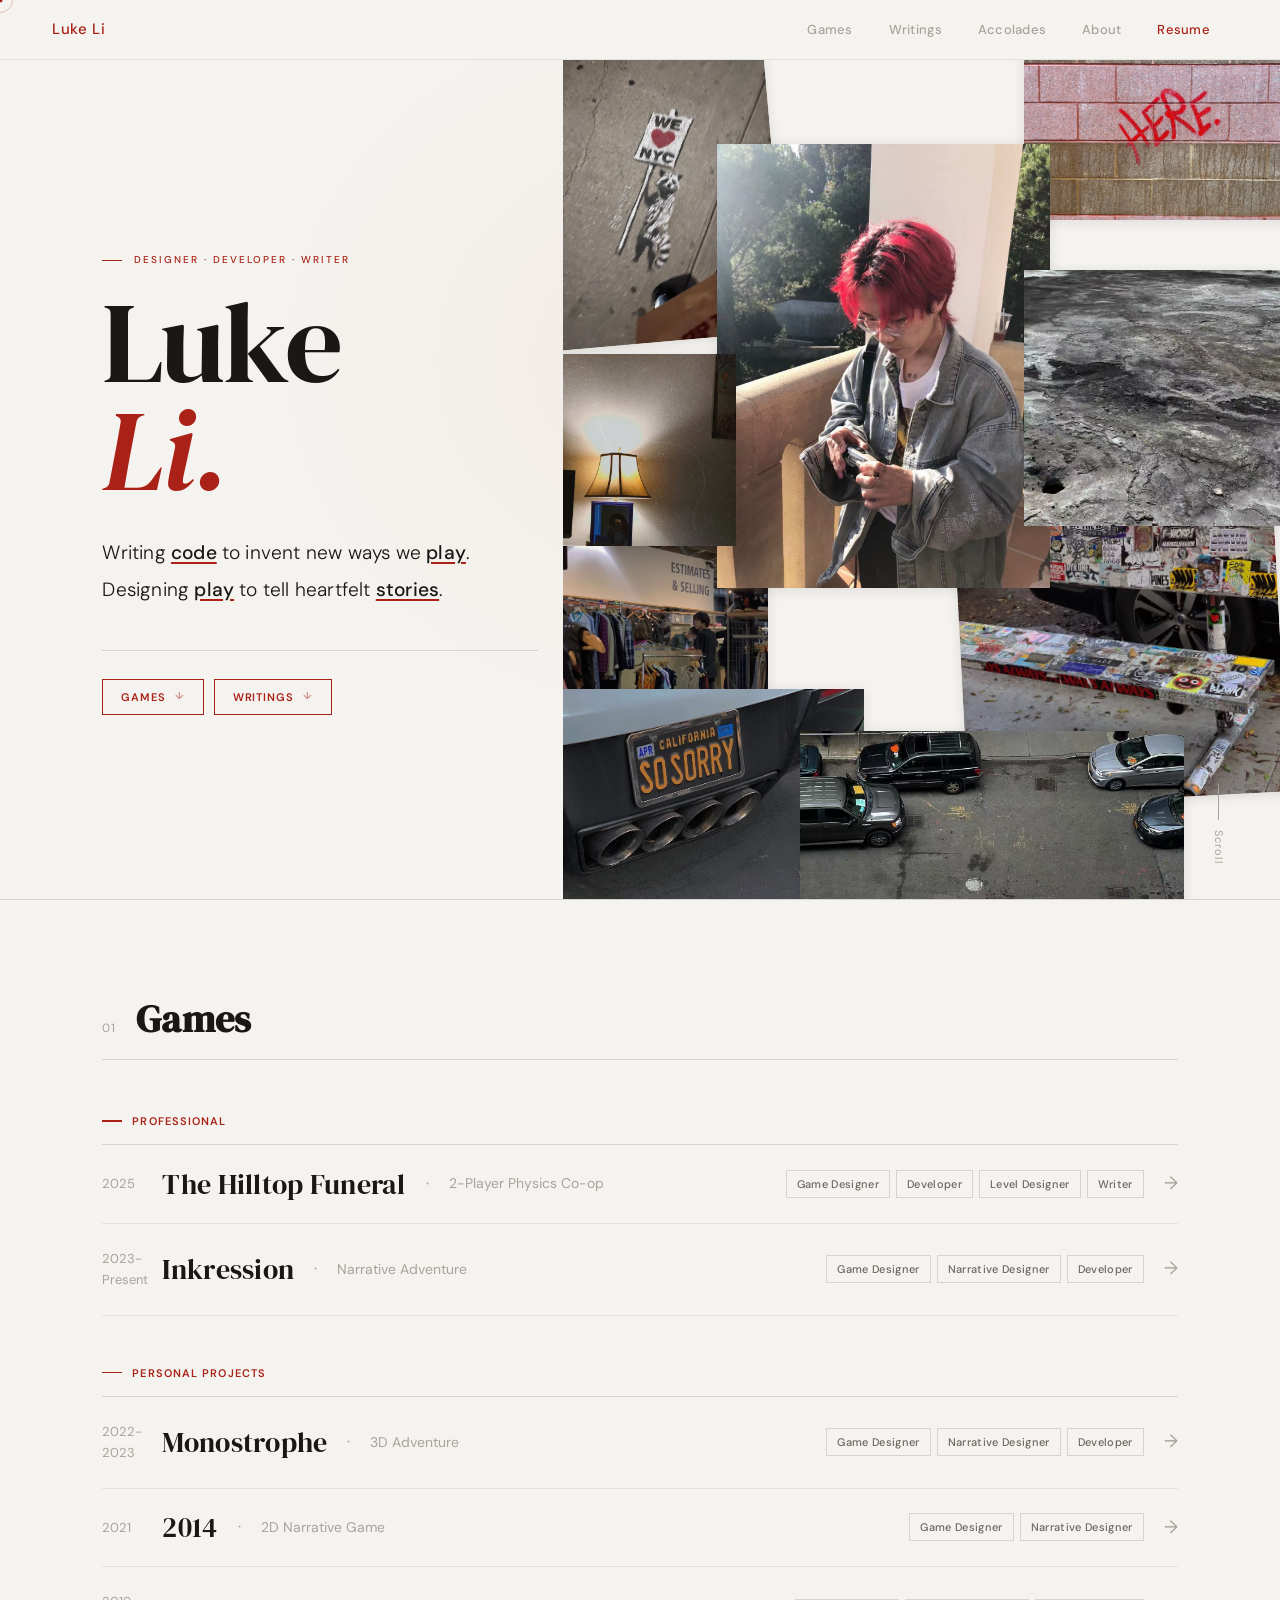
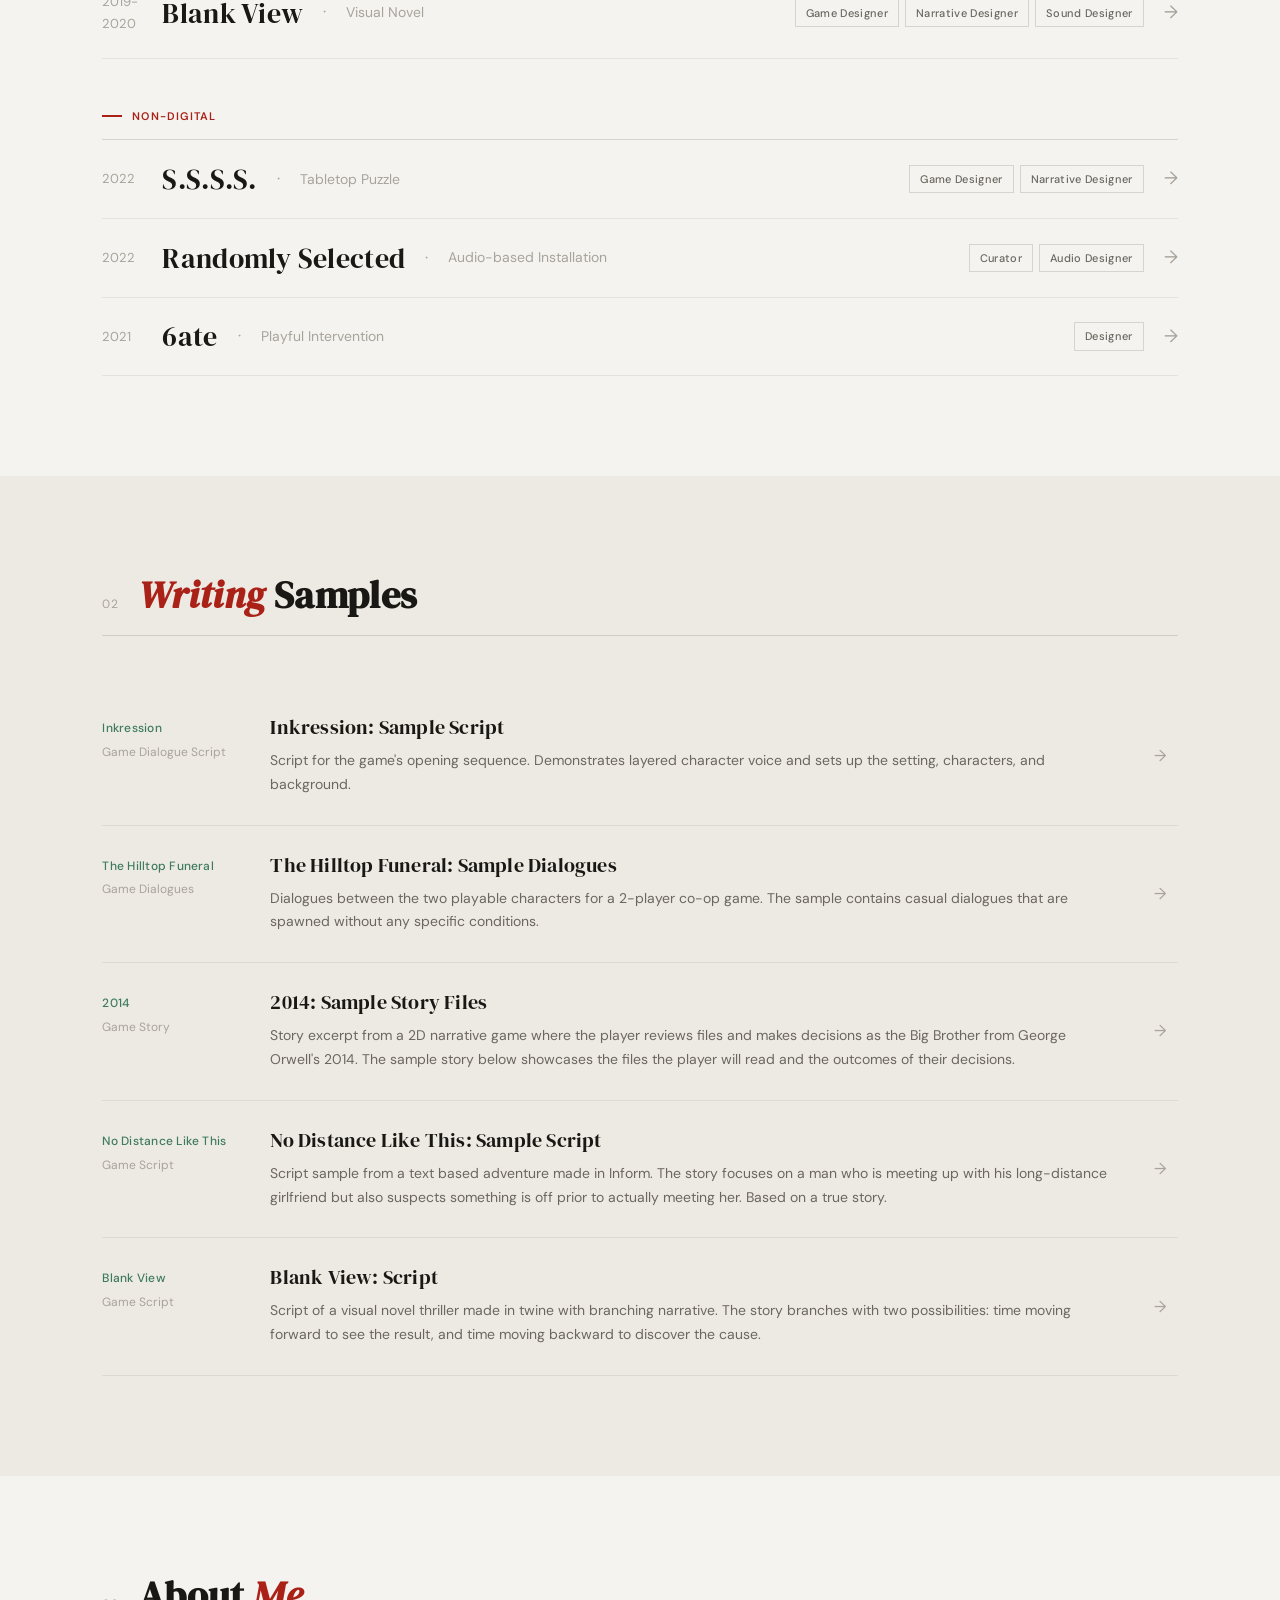
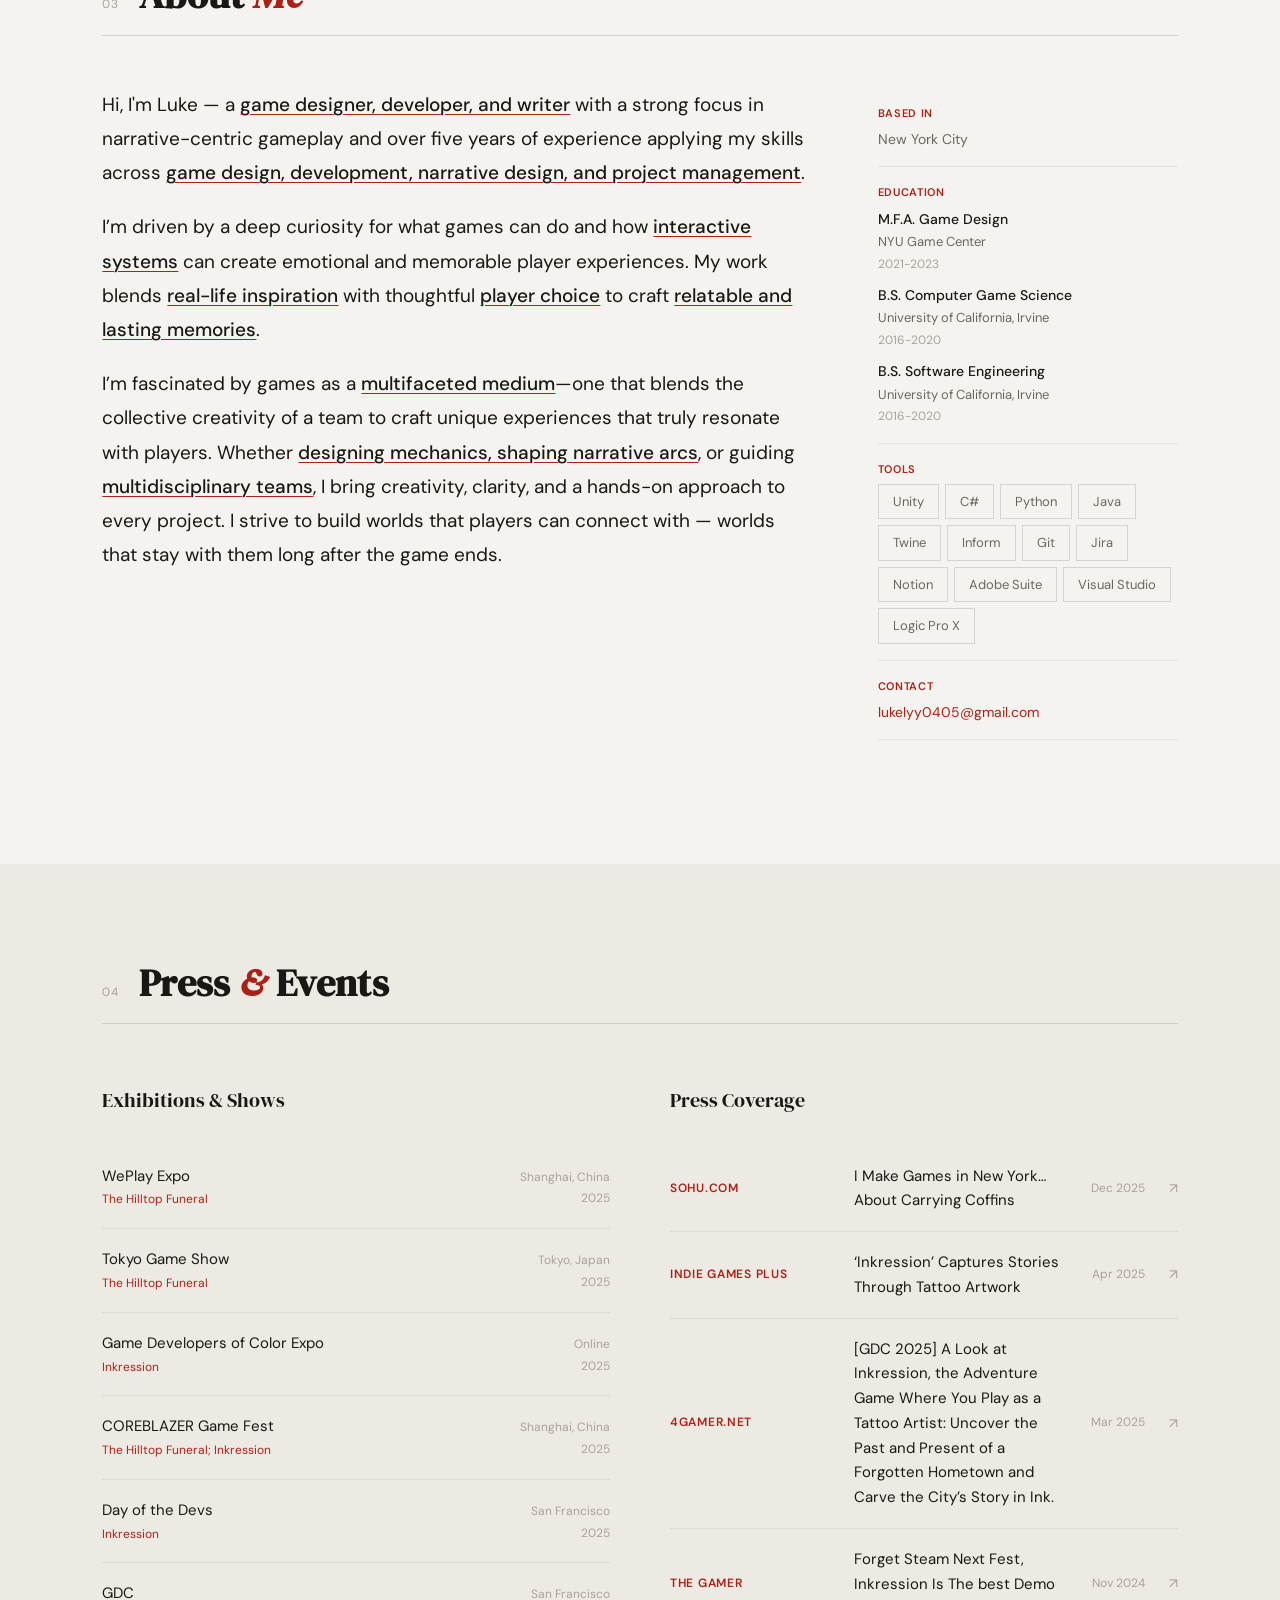
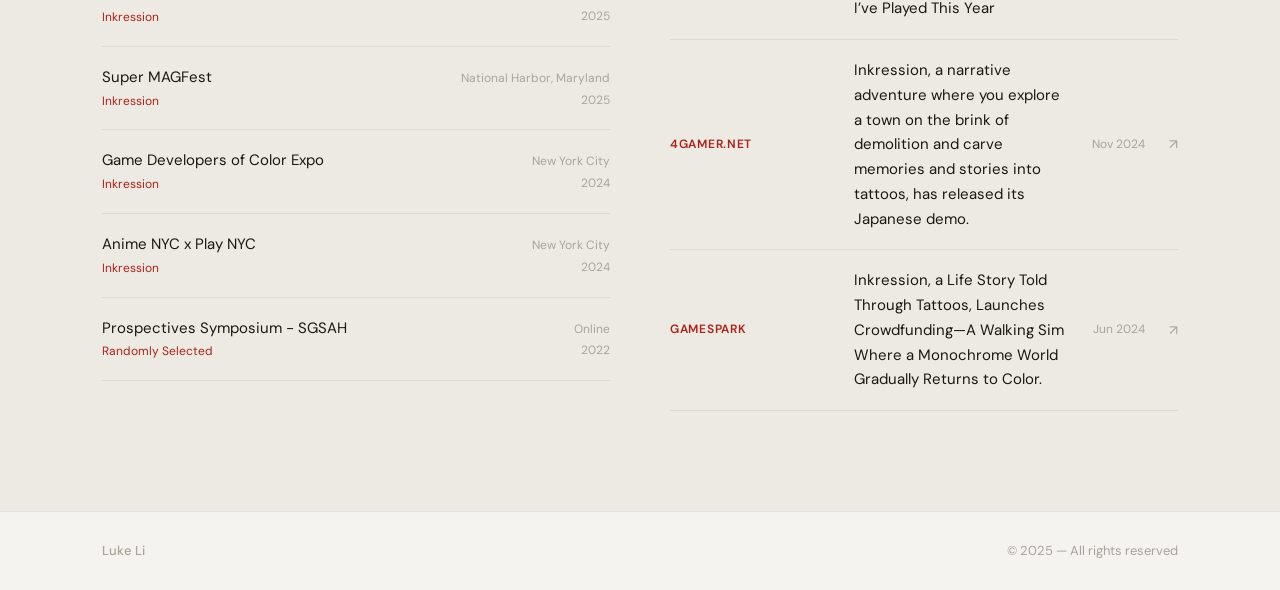
<file: index.html>
<!DOCTYPE html>
<html lang="en">
<head>
<meta charset="UTF-8"/>
<meta name="viewport" content="width=device-width, initial-scale=1.0"/>
<title>Luke Li — Portfolio</title>
<link rel="preconnect" href="https://fonts.googleapis.com">
<link rel="preconnect" href="https://fonts.gstatic.com" crossorigin>
<link href="https://fonts.googleapis.com/css2?family=DM+Sans:ital,opsz,wght@0,9..40,300;0,9..40,400;0,9..40,500;0,9..40,600;1,9..40,300&family=DM+Serif+Display:ital@0;1&display=swap" rel="stylesheet">
<link rel="stylesheet" href="styles.css">
</head>
<body>

<div id="cur"></div>
<div id="curR"></div>

<!-- NAV -->
<nav>
  <a href="#sec-hero" class="nav-logo" id="nav-logo">Luke Li</a>
  <ul class="nav-links">
    <li><a href="#sec-games"    data-s="games">Games</a></li>
    <li><a href="#sec-writings" data-s="writings">Writings</a></li>
    <li><a href="#sec-press"    data-s="press">Accolades</a></li>
    <li><a href="#sec-about"    data-s="about">About</a></li>
  </ul>
</nav>

<!-- MAIN PAGE -->
<main id="main-page">

  <!-- HERO -->
  <section id="sec-hero">
    <div class="hg"></div>
    <!-- left: name + statement + nav buttons -->
    <div class="h-left">
      <div class="h-eyebrow" id="h-eyebrow"></div>
      <div class="h-name" id="h-name"></div>
      <div class="h-name-row2">
        <div class="h-name-sub" id="h-name-sub"></div>
      </div>
      <p class="h-bio" id="h-bio"></p>
      <div class="h-statement">
        <div class="h-nav-btns">
          <a href="#sec-games"    class="h-nav-btn">Games</a>
          <a href="#sec-writings" class="h-nav-btn">Writings</a>
        </div>
      </div>
    </div>
    <!-- right: photo collage -->
    <div class="h-right">
      <div class="h-collage" id="h-collage"></div>
    </div>
    <div class="h-scroll">Scroll</div>
  </section>

  <!-- GAMES -->
  <section id="sec-games">
    <div class="wrap">
      <div class="sh rv"><span class="sh-num">01</span><h2 class="sh-title">Games</h2></div>
      <div id="games-container"></div>
    </div>
  </section>

  <!-- WRITINGS -->
  <section id="sec-writings">
    <div class="wrap" style="background:var(--bg2);max-width:none;padding:100px 8vw">
      <div style="max-width:1320px;margin:0 auto">
        <div class="sh rv"><span class="sh-num">02</span><h2 class="sh-title"><em>Writing</em> Samples</h2></div>
        <div class="w-list" id="w-list"></div>
      </div>
    </div>
  </section>

  <!-- ABOUT -->
  <section id="sec-about">
    <div class="wrap" style="background:var(--bg);max-width:none;padding:100px 8vw">
      <div style="max-width:1320px;margin:0 auto">
        <div class="sh rv"><span class="sh-num">03</span><h2 class="sh-title">About <em>Me</em></h2></div>
        <div class="ab-grid" id="ab-grid"></div>
      </div>
    </div>
  </section>

  <!-- PRESS & EVENTS -->
  <section id="sec-press">
    <div class="wrap" style="background:var(--bg2);max-width:none;padding:100px 8vw">
      <div style="max-width:1320px;margin:0 auto">
        <div class="sh rv"><span class="sh-num">04</span><h2 class="sh-title">Press <em>&amp;</em> Events</h2></div>
        <div class="pe-grid">
          <div class="rv" id="exhibitions-list"></div>
          <div class="rv" style="transition-delay:60ms" id="press-list"></div>
        </div>
      </div>
    </div>
  </section>

  <footer>
    <span class="f-logo" id="f-logo"></span>
    <span class="f-copy">© 2025 — All rights reserved</span>
  </footer>

</main>

<!-- ── DATA + GAME FILES ──────────────────────────────────────
     To add a new game: create games/<id>.js, add the id to
     DATA.games.professional or DATA.games.personal in data.js,
     then add a <script src="games/<id>.js"> tag below,
     and create games/<id>.html for the detail page.
──────────────────────────────────────────────────────────── -->
<script src="data.js"></script>
<script>const GAMES = {};</script>
<script src="games/the-hilltop-funeral.js" onerror="console.warn('missing: the-hilltop-funeral.js')"></script>
<script src="games/inkression.js" onerror="console.warn('missing: inkression.js')"></script>
<script src="games/monostrophe.js" onerror="console.warn('missing: monostrophe.js')"></script>
<script src="games/2014.js" onerror="console.warn('missing: 2014.js')"></script>
<script src="games/blank-view.js" onerror="console.warn('missing: blank-view.js')"></script>
<script src="games/s-s-s-s.js" onerror="console.warn('missing: s-s-s-s.js')"></script>
<script src="games/randomly-selected.js" onerror="console.warn('missing: randomly-selected.js')"></script>
<script src="games/6ate.js" onerror="console.warn('missing: 6ate.js')"></script>
<!-- To add a game: create games/<id>.js, add its id to DATA.games in data.js, add <script> and HTML page -->

<script>
// ═══════════════════════════════════════════════════════════
// CURSOR
// ═══════════════════════════════════════════════════════════
const cur=document.getElementById('cur'), curR=document.getElementById('curR');
let mx=0,my=0,rx=0,ry=0;
document.addEventListener('mousemove',e=>{mx=e.clientX;my=e.clientY;cur.style.left=mx+'px';cur.style.top=my+'px'});
(function tick(){rx+=(mx-rx)*.12;ry+=(my-ry)*.12;curR.style.left=rx+'px';curR.style.top=ry+'px';requestAnimationFrame(tick)})();
document.addEventListener('mouseover',e=>{
  const h=e.target.closest('a,button,.g-row,.w-row,.m-row');
  curR.style.transform=h?'translate(-50%,-50%) scale(1.5)':'translate(-50%,-50%) scale(1)';
  curR.style.borderColor=h?'rgba(170,34,23,.4)':'rgba(170,34,23,.25)';
});

// ═══════════════════════════════════════════════════════════
// HELPERS
// ═══════════════════════════════════════════════════════════
const gname = id => { if(!id) return 'Standalone'; const g=GAMES[id]; return g?g.title:id; };
const esc   = s  => String(s).replace(/&/g,'&amp;').replace(/</g,'&lt;').replace(/>/g,'&gt;');

// ═══════════════════════════════════════════════════════════
// INIT
// ═══════════════════════════════════════════════════════════

// ── Hero ──────────────────────────────────────────────────
function buildHero() {
  const [fn, ln] = DATA.name.split(' ');
  document.getElementById('h-eyebrow').textContent   = DATA.tagline;
  document.getElementById('h-name').textContent      = fn;
  document.getElementById('h-name-sub').textContent  = ln + '.';
  const bioKeywords = [['code','play'], ['play','stories']];
  const bioLines = DATA.heroBio.split(/\n+/).filter(Boolean);
  document.getElementById('h-bio').innerHTML = bioLines.map((line, i) => {
    const kws = bioKeywords[i] || [];
    const highlighted = kws.reduce((s, w) =>
      s.replace(new RegExp(`\\b(${w})\\b`, 'gi'), '<span class="h-bio-kw">$1</span>'), line);
    return `<span class="h-bio-l${i+1}">${highlighted}</span>`;
  }).join('');
  document.getElementById('nav-logo').textContent = DATA.name;
  if (DATA.resumeUrl) {
    const li = document.createElement('li');
    const a = document.createElement('a');
    a.href = DATA.resumeUrl; a.target = '_blank'; a.textContent = 'Resume'; a.className = 'nav-resume';
    li.appendChild(a);
    document.querySelector('.nav-links').appendChild(li);
  }
  document.getElementById('f-logo').textContent      = DATA.name;
  document.title = DATA.name + ' — Portfolio';

  // collage
  buildCollage();
}

function buildCollage() {
  const el = document.getElementById('h-collage');
  if (!el) return;

  // Define collage items.
  // Set src to your image paths. Leave src empty ("") for placeholders.
  // is_me: true marks your portrait as the center piece.
  // The layout is defined as percentages of the panel width/height.
  const items = DATA.collage || [
    { src:'', is_me:true, scale:34, top:18, left:30, rot:-1 },
    { src:'', scale:26, top: 5, left: 4, rot: 3 },
    { src:'', scale:24, top: 8, left:66, rot:-3 },
    { src:'', scale:22, top:60, left: 6, rot:-2 },
    { src:'', scale:24, top:58, left:68, rot: 2 },
    { src:'', scale:18, top:34, left: 2, rot: 4 },
  ];

  // randomise entry order
  const delays = items.map((_, i) => i);
  for (let i = delays.length - 1; i > 0; i--) {
    const j = Math.floor(Math.random() * (i + 1));
    [delays[i], delays[j]] = [delays[j], delays[i]];
  }

  el.innerHTML = items.map((item, i) => {
    const imgHtml = item.src
      ? `<img src="${item.src}" alt="" onerror="this.parentElement.querySelector('.h-col-ph').style.display='flex';this.style.display='none'">`
      : '';
    const ph = `<div class="h-col-ph" style="${item.src ? 'display:none' : ''}">${item.is_me ? '☻' : '✦'}</div>`;
    const inner = item.link
      ? `<a href="${item.link}" target="_blank" rel="noopener">${imgHtml}${ph}</a>`
      : `${imgHtml}${ph}`;
    const rot = item.rot || 0;
    const delay = (delays[i] * 80 + 300).toFixed(0);
    return `<div class="h-col-item${item.is_me ? ' is-me' : ''}${item.link ? ' has-link' : ''}" style="
      --col-rot:rotate(${rot}deg);
      width:${item.scale || 25}%;
      height:auto;
      top:${item.top}%;
      left:${item.left}%;
      transform:rotate(${rot}deg);
      z-index:${i + 1};
      animation-delay:${delay}ms;
    ">${inner}</div>`;
  }).join('');
}

// ── Games list ────────────────────────────────────────────
function buildGames() {
  const container = document.getElementById('games-container');

  function renderSubsection(ids, label, delay) {
    const sub = document.createElement('div');
    sub.className = 'g-subsection rv';
    sub.style.transitionDelay = delay + 'ms';

    const heading = document.createElement('div');
    heading.className = 'g-sub-heading';
    heading.textContent = label;
    sub.appendChild(heading);

    const list = document.createElement('div');
    list.className = 'games-list';

    ids.forEach((id, i) => {
      const g = GAMES[id]; if (!g) return;
      const row = document.createElement('div');
      row.className = 'g-row rv';
      row.style.transitionDelay = (delay + 60 + i * 55) + 'ms';

      const rolePills = (Array.isArray(g.role) ? g.role : [g.role])
        .map(t => `<span class="pill-role">${t}</span>`).join('');
      const coverHtml = g.coverImage
        ? `<img src="${g.coverImage}" alt="${esc(g.title)}">`
        : '';
      const toolPills = (Array.isArray(g.tools) ? g.tools : [g.tools]).filter(Boolean)
        .map(t => `<span class="pill-tool">${t}</span>`).join('');
      const teamHtml = g.team ? `<div class="g-meta-item"><span class="g-meta-label">Team</span><span class="g-meta-val">${g.team} people</span></div>` : '';
      const toolHtml = toolPills ? `<div class="g-meta-item"><span class="g-meta-label">Tools</span><div class="g-meta-pills">${toolPills}</div></div>` : '';

      row.innerHTML = `
        <div class="g-main">
          <span class="g-year">${g.year || ''}</span>
          <span class="g-title">${g.title}</span>
          <span class="g-sep">·</span>
          <span class="g-genre">${g.genre}</span>
          <div class="g-roles">${rolePills}</div>
          <span class="g-arr">→</span>
        </div>
        <div class="g-expand">
          <div class="g-expand-img">${coverHtml}</div>
          <div class="g-expand-body">
            <p class="g-expand-desc">${g.shortDesc || ''}</p>
            <div class="g-expand-meta">${toolHtml}</div>
          </div>
        </div>`;

      row.addEventListener('click', () => { window.location.href = 'games/' + id + '.html'; });

      list.appendChild(row);
    });

    sub.appendChild(list);
    container.appendChild(sub);
  }

  renderSubsection(DATA.games.professional,    'Professional', 0);
  renderSubsection(DATA.games.personal,        'Personal Projects', 200);
  if (DATA.games['non-digital'] && DATA.games['non-digital'].length)
    renderSubsection(DATA.games['non-digital'], 'Non-Digital', 400);
}

// ── Writings ──────────────────────────────────────────────
function buildWritings() {
  const list = document.getElementById('w-list');
  DATA.writings.forEach((w, i) => {
    const r = document.createElement('div');
    r.className = 'w-row rv'; r.style.transitionDelay = (i * 55) + 'ms';
    r.innerHTML = `
      <div class="w-meta">
        <div class="w-game">${gname(w.gameId)}</div>
        <div class="w-type">${w.type}</div>
      </div>
      <div>
        <div class="w-title">${w.title}</div>
        <div class="w-excerpt">${w.excerpt}</div>
      </div>
      <div class="w-arrow">→</div>`;

    if (w.pageUrl) r.addEventListener('click', () => { window.location.href = w.pageUrl; });
    list.appendChild(r);
  });
}

// ── Music ─────────────────────────────────────────────────
function buildMusic() {
  const list = document.getElementById('m-list');
  const audios = {};
  DATA.music.forEach((m, i) => {
    const row = document.createElement('div');
    row.className = 'm-row rv'; row.style.transitionDelay = (i * 45) + 'ms';
    const ha = m.audioFile && m.audioFile !== '';
    row.innerHTML = `
      <div>
        <div class="m-info">
          <span class="m-title">${m.title}</span>
          <span class="m-game">${gname(m.gameId)}</span>
        </div>
        <div class="m-desc-row">${m.desc}</div>
      </div>
      <div class="m-controls">
        <button class="pbtn" ${!ha ? 'style="opacity:.3;pointer-events:none"' : ''}>▶</button>
        <div class="m-bar"><div class="m-fill"></div></div>
        <span class="m-dur">${m.duration}</span>
        ${m.externalUrl && m.externalUrl !== '#' ? `<a href="${m.externalUrl}" target="_blank" class="m-ext-link">↗</a>` : ''}
      </div>`;
    list.appendChild(row);
    if (ha) {
      const a   = new Audio(m.audioFile);
      const btn = row.querySelector('.pbtn');
      const fill= row.querySelector('.m-fill');
      const dur = row.querySelector('.m-dur');
      btn.addEventListener('click', () => {
        Object.values(audios).forEach(x => { if (x !== a) { x.pause(); x.currentTime = 0; }});
        document.querySelectorAll('.pbtn').forEach(b => { b.textContent='▶'; b.classList.remove('playing'); });
        document.querySelectorAll('.m-fill').forEach(f => f.style.width = '0%');
        if (a.paused) { a.play(); btn.textContent = '■'; btn.classList.add('playing'); }
        else { a.pause(); btn.textContent = '▶'; btn.classList.remove('playing'); }
      });
      a.addEventListener('timeupdate', () => {
        if (a.duration) {
          fill.style.width = (a.currentTime / a.duration * 100) + '%';
          const r = a.duration - a.currentTime;
          dur.textContent = Math.floor(r/60) + ':' + String(Math.floor(r%60)).padStart(2,'0');
        }
      });
      a.addEventListener('ended', () => { btn.textContent='▶'; btn.classList.remove('playing'); fill.style.width='0%'; dur.textContent=m.duration; });
      audios[i] = a;
    }
  });
}

// ── About ─────────────────────────────────────────────────
function buildAbout() {
  const aboutKws = ['game designer, developer, and writer', 'game design, development, narrative design, and project management', 'interactive systems', 'real-life inspiration', 'player choice', 'relatable and lasting memories', 'multifaceted medium', 'designing mechanics, shaping narrative arcs', 'multidisciplinary teams'];
  function highlightAbout(text) {
    return aboutKws.reduce((s, w) =>
      s.replace(new RegExp(`(${w.replace(/[-]/g,'\\$&')})`, 'gi'), '<span class="ab-kw">$1</span>'), text);
  }
  const bios = DATA.aboutBio.map(p => `<p>${highlightAbout(p)}</p>`).join('');
  document.getElementById('ab-grid').innerHTML = `
    <div class="ab-text rv">${bios}</div>
    <div class="rv" style="transition-delay:80ms">
      <div class="ab-block"><div class="ab-lbl">Based In</div><div class="ab-val">${DATA.details.basedIn}</div></div>
      ${DATA.details.education && DATA.details.education.length ? `<div class="ab-block"><div class="ab-lbl">Education</div><div class="ab-val ab-edu">${DATA.details.education.map(e=>`<div class="ab-edu-item"><span class="ab-edu-deg">${e.degree}</span><span class="ab-edu-school">${e.school}</span>${e.year?`<span class="ab-edu-year">${e.year}</span>`:''}</div>`).join('')}</div></div>` : ''}
      <div class="ab-block"><div class="ab-lbl">Tools</div><div class="ab-tools">${DATA.details.tools.split('·').map(t=>`<span class="pill-tool">${t.trim()}</span>`).join('')}</div></div>
      <div class="ab-block"><div class="ab-lbl">Contact</div><div class="ab-val"><a href="mailto:${DATA.details.contact}" style="color:var(--red)">${DATA.details.contact}</a></div></div>
      <div class="ab-socials">${DATA.socials.filter(s=>s.url).map(s=>`<a href="${s.url}" target="_blank" class="soc"><span class="soc-line"></span>${s.label}</a>`).join('')}</div>
    </div>`;
}

// ═══════════════════════════════════════════════════════════
// NAV ACTIVE STATE
// ═══════════════════════════════════════════════════════════
function initNav() {
  const ids = ['games','writings','about','press'];
  const links = document.querySelectorAll('.nav-links a[data-s]');
  function update() {
    let cur = '';
    ids.forEach(id => {
      const el = document.getElementById('sec-' + id);
      if (el && window.scrollY >= el.offsetTop - 100) cur = id;
    });
    links.forEach(a => a.classList.toggle('on', a.dataset.s === cur));
  }
  window.addEventListener('scroll', update, {passive:true});
  update();
}

// ═══════════════════════════════════════════════════════════
// INTERSECTION OBSERVER
// ═══════════════════════════════════════════════════════════
const obs = new IntersectionObserver(entries => {
  entries.forEach(e => { if (e.isIntersecting) { e.target.classList.add('vis'); obs.unobserve(e.target); }});
}, {threshold: .08});

function initObserver() {
  document.querySelectorAll('.rv').forEach(r => obs.observe(r));
}

// ── Press ─────────────────────────────────────────────────
function buildPress() {
  const el = document.getElementById('press-list');
  if (!el || !DATA.press || !DATA.press.length) return;
  el.innerHTML = '<div class="ab-sub-title">Press Coverage</div>' +
    DATA.press.map((p, i) => `
    <a href="${p.url}" target="_blank" rel="noopener" class="press-row" style="transition-delay:${i*40}ms">
      <span class="press-pub">${p.publication}</span>
      <span class="press-title">${p.title}</span>
      <span class="press-date">${p.date}</span>
      <span class="press-arr">↗</span>
    </a>`).join('');
}

// ── Exhibitions ───────────────────────────────────────────
function buildExhibitions() {
  const el = document.getElementById('exhibitions-list');
  if (!el || !DATA.exhibitions || !DATA.exhibitions.length) return;
  el.innerHTML = '<div class="ab-sub-title">Exhibitions &amp; Shows</div>' +
    DATA.exhibitions.map((e, i) => `
    <div class="exh-row" style="transition-delay:${i*40}ms">
      <div class="exh-main">
        <span class="exh-title">${e.title}</span>
        ${e.game ? `<span class="exh-game">${e.game}</span>` : ''}
      </div>
      <div class="exh-right">
        ${e.location ? `<span class="exh-location">${e.location}</span>` : ''}
        <span class="exh-date">${e.date}</span>
      </div>
    </div>`).join('');
}

// ═══════════════════════════════════════════════════════════
// RUN
// ═══════════════════════════════════════════════════════════
buildHero();
buildGames();
buildWritings();
buildAbout();
buildPress();
buildExhibitions();
initNav();
initObserver();
</script>
</body>
</html>
</file>
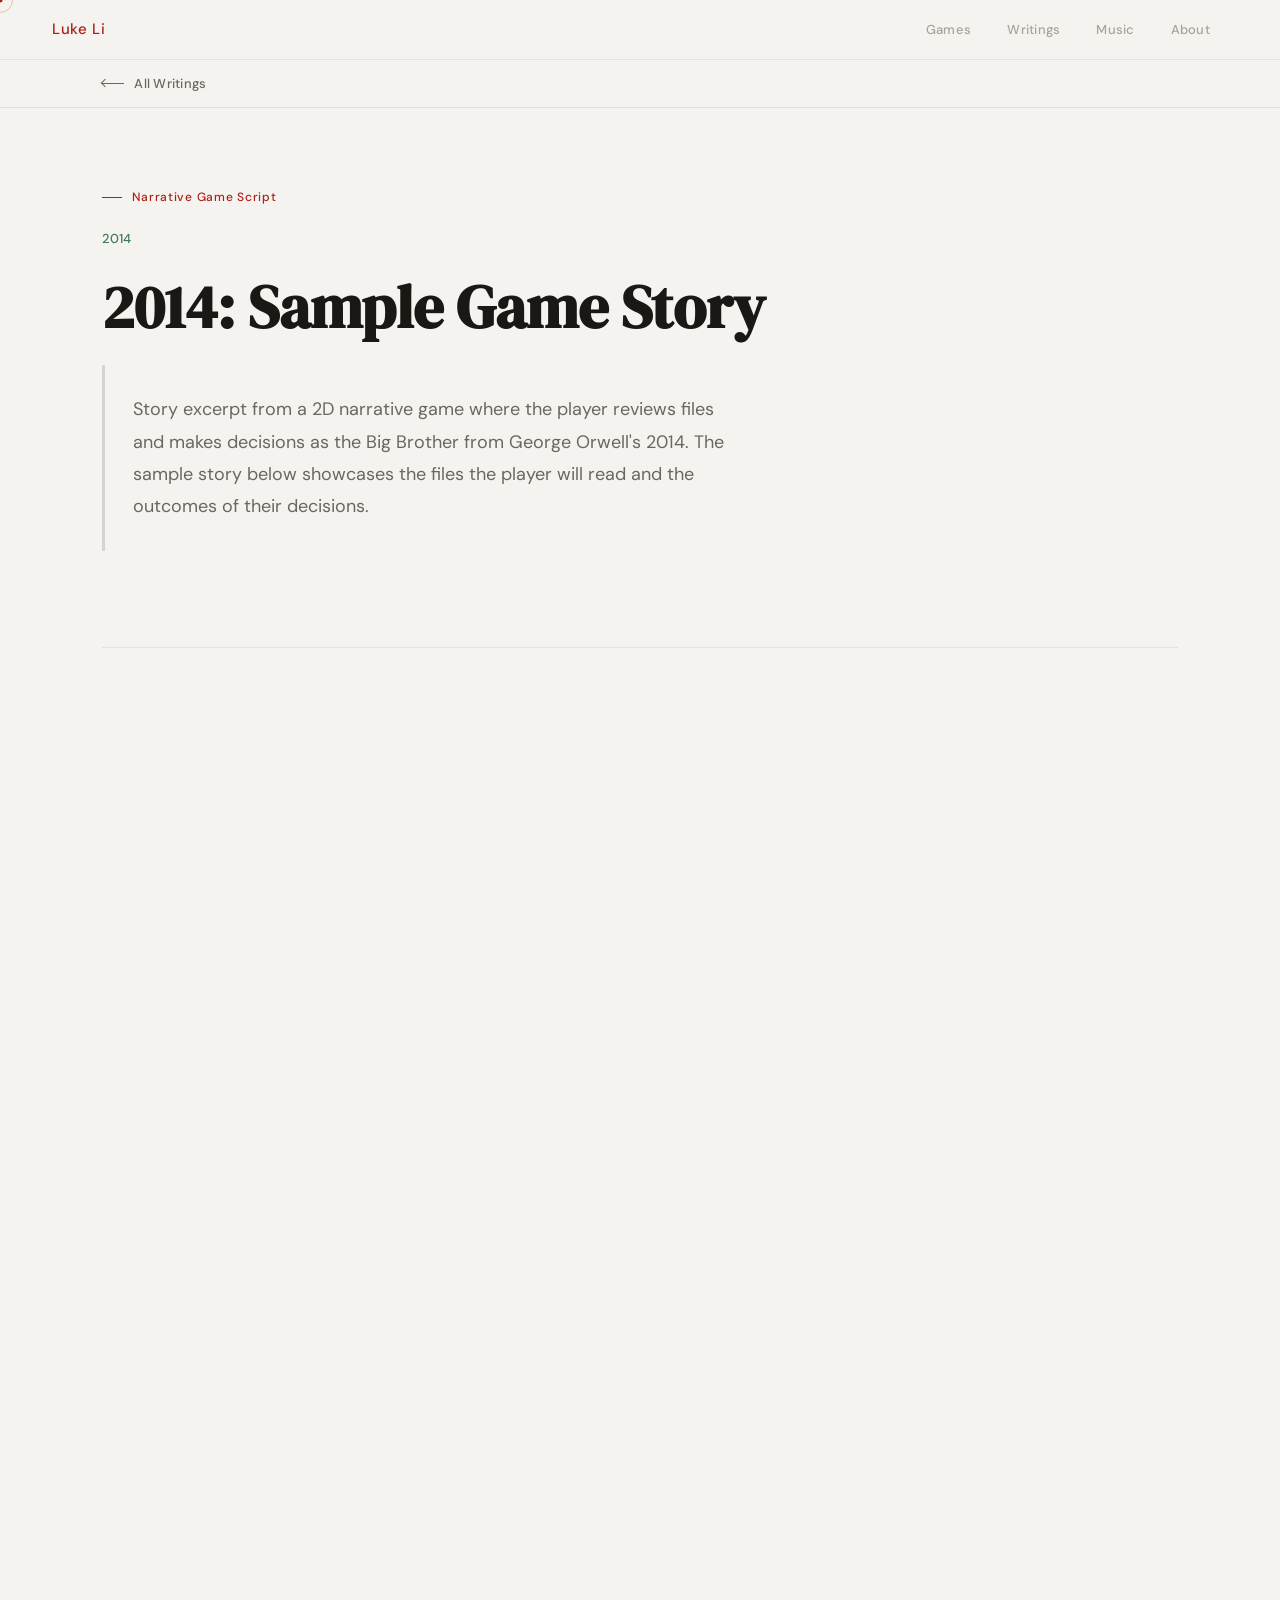
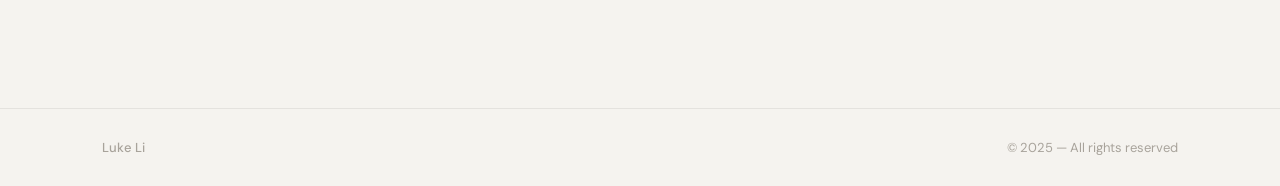
<file: writings/2014-Sample Story.html>
<!DOCTYPE html>
<html lang="en">
<head>
<meta charset="UTF-8"/>
<meta name="viewport" content="width=device-width, initial-scale=1.0"/>
<title>Lighthouse Log — Luke Li</title>
<link rel="preconnect" href="https://fonts.googleapis.com">
<link rel="preconnect" href="https://fonts.gstatic.com" crossorigin>
<link href="https://fonts.googleapis.com/css2?family=DM+Sans:ital,opsz,wght@0,9..40,300;0,9..40,400;0,9..40,500;0,9..40,600;1,9..40,300&family=DM+Serif+Display:ital@0;1&display=swap" rel="stylesheet">
<base href="../">
<link rel="stylesheet" href="styles.css">
</head>
<body>

<div id="cur"></div>
<div id="curR"></div>

<nav>
  <a href="index.html" class="nav-logo">Luke Li</a>
  <ul class="nav-links">
    <li><a href="index.html#sec-games">Games</a></li>
    <li><a href="index.html#sec-writings">Writings</a></li>
    <li><a href="index.html#sec-music">Music</a></li>
    <li><a href="index.html#sec-about">About</a></li>
  </ul>
</nav>

<div style="padding-top:60px">
  <div class="back-bar">
    <a href="index.html#sec-writings" class="back-btn"><span class="b-arr"></span> All Writings</a>
  </div>

  <div class="wp-hero rv">
    <div class="wp-type">Narrative Game Script</div>
    <div class="wp-game">2014</div>
    <h1 class="wp-title">2014: Sample Game Story</h1>
    <p class="wp-excerpt">Story excerpt from a 2D narrative game where the player reviews files and makes decisions as the Big Brother from George Orwell's 2014. The sample story below showcases the files the player will read and the outcomes of their decisions.</p>
  </div>

  <div class="wp-divider"></div>

  <div class="wp-content rv" style="max-width:none;padding-left:50;padding-right:50">
    <iframe src="writings/pdf/2014-Segment 1.pdf" style="width:100%;height:100vh;border:none;display:block"></iframe>
  </div>
</div>

<footer>
  <span class="f-logo">Luke Li</span>
  <span class="f-copy">© 2025 — All rights reserved</span>
</footer>

<script>
const cur=document.getElementById('cur'),curR=document.getElementById('curR');
let mx=0,my=0,rx=0,ry=0;
document.addEventListener('mousemove',e=>{mx=e.clientX;my=e.clientY;cur.style.left=mx+'px';cur.style.top=my+'px'});
(function tick(){rx+=(mx-rx)*.12;ry+=(my-ry)*.12;curR.style.left=rx+'px';curR.style.top=ry+'px';requestAnimationFrame(tick)})();
document.addEventListener('mouseover',e=>{
  const h=e.target.closest('a,button');
  curR.style.transform=h?'translate(-50%,-50%) scale(1.5)':'translate(-50%,-50%) scale(1)';
  curR.style.borderColor=h?'rgba(170,34,23,.4)':'rgba(170,34,23,.25)';
});
const obs=new IntersectionObserver(entries=>{entries.forEach(e=>{if(e.isIntersecting){e.target.classList.add('vis');obs.unobserve(e.target);}});},{threshold:.08});
document.querySelectorAll('.rv').forEach(r=>obs.observe(r));
</script>

</body>
</html>
</file>
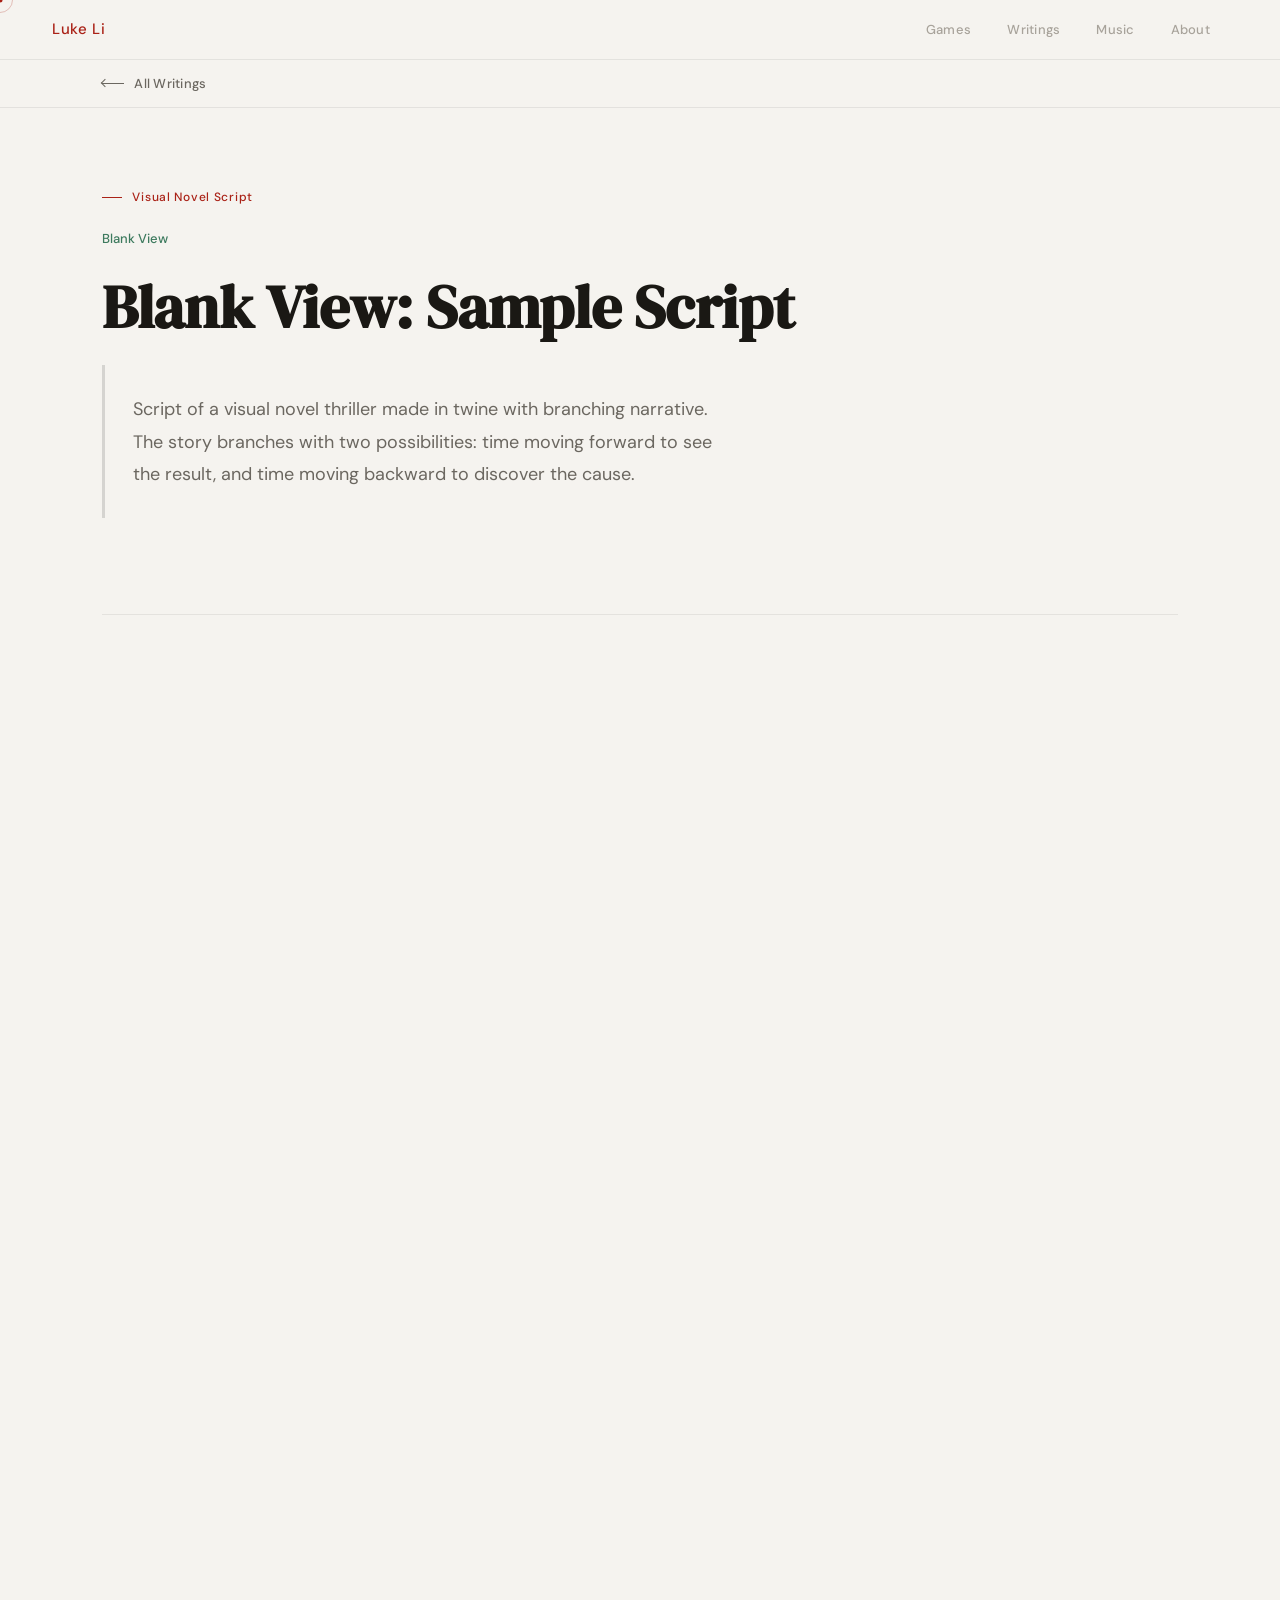
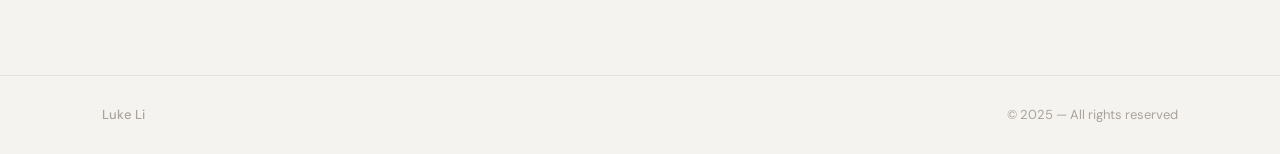
<file: writings/blank-view-script.html>
<!DOCTYPE html>
<html lang="en">
<head>
<meta charset="UTF-8"/>
<meta name="viewport" content="width=device-width, initial-scale=1.0"/>
<title>Lighthouse Log — Luke Li</title>
<link rel="preconnect" href="https://fonts.googleapis.com">
<link rel="preconnect" href="https://fonts.gstatic.com" crossorigin>
<link href="https://fonts.googleapis.com/css2?family=DM+Sans:ital,opsz,wght@0,9..40,300;0,9..40,400;0,9..40,500;0,9..40,600;1,9..40,300&family=DM+Serif+Display:ital@0;1&display=swap" rel="stylesheet">
<base href="../">
<link rel="stylesheet" href="styles.css">
</head>
<body>

<div id="cur"></div>
<div id="curR"></div>

<nav>
  <a href="index.html" class="nav-logo">Luke Li</a>
  <ul class="nav-links">
    <li><a href="index.html#sec-games">Games</a></li>
    <li><a href="index.html#sec-writings">Writings</a></li>
    <li><a href="index.html#sec-music">Music</a></li>
    <li><a href="index.html#sec-about">About</a></li>
  </ul>
</nav>

<div style="padding-top:60px">
  <div class="back-bar">
    <a href="index.html#sec-writings" class="back-btn"><span class="b-arr"></span> All Writings</a>
  </div>

  <div class="wp-hero rv">
    <div class="wp-type">Visual Novel Script</div>
    <div class="wp-game">Blank View</div>
    <h1 class="wp-title">Blank View: Sample Script</h1>
    <p class="wp-excerpt">Script of a visual novel thriller made in twine with branching narrative. The story branches with two possibilities: time moving forward to see the result, and time moving backward to discover the cause.</p>
  </div>

  <div class="wp-divider"></div>

  <div class="wp-content rv" style="max-width:none;padding-left:50;padding-right:50">
    <iframe src="writings/pdf/blank-view-script.pdf" style="width:100%;height:100vh;border:none;display:block"></iframe>
  </div>
</div>

<footer>
  <span class="f-logo">Luke Li</span>
  <span class="f-copy">© 2025 — All rights reserved</span>
</footer>

<script>
const cur=document.getElementById('cur'),curR=document.getElementById('curR');
let mx=0,my=0,rx=0,ry=0;
document.addEventListener('mousemove',e=>{mx=e.clientX;my=e.clientY;cur.style.left=mx+'px';cur.style.top=my+'px'});
(function tick(){rx+=(mx-rx)*.12;ry+=(my-ry)*.12;curR.style.left=rx+'px';curR.style.top=ry+'px';requestAnimationFrame(tick)})();
document.addEventListener('mouseover',e=>{
  const h=e.target.closest('a,button');
  curR.style.transform=h?'translate(-50%,-50%) scale(1.5)':'translate(-50%,-50%) scale(1)';
  curR.style.borderColor=h?'rgba(170,34,23,.4)':'rgba(170,34,23,.25)';
});
const obs=new IntersectionObserver(entries=>{entries.forEach(e=>{if(e.isIntersecting){e.target.classList.add('vis');obs.unobserve(e.target);}});},{threshold:.08});
document.querySelectorAll('.rv').forEach(r=>obs.observe(r));
</script>

</body>
</html>
</file>
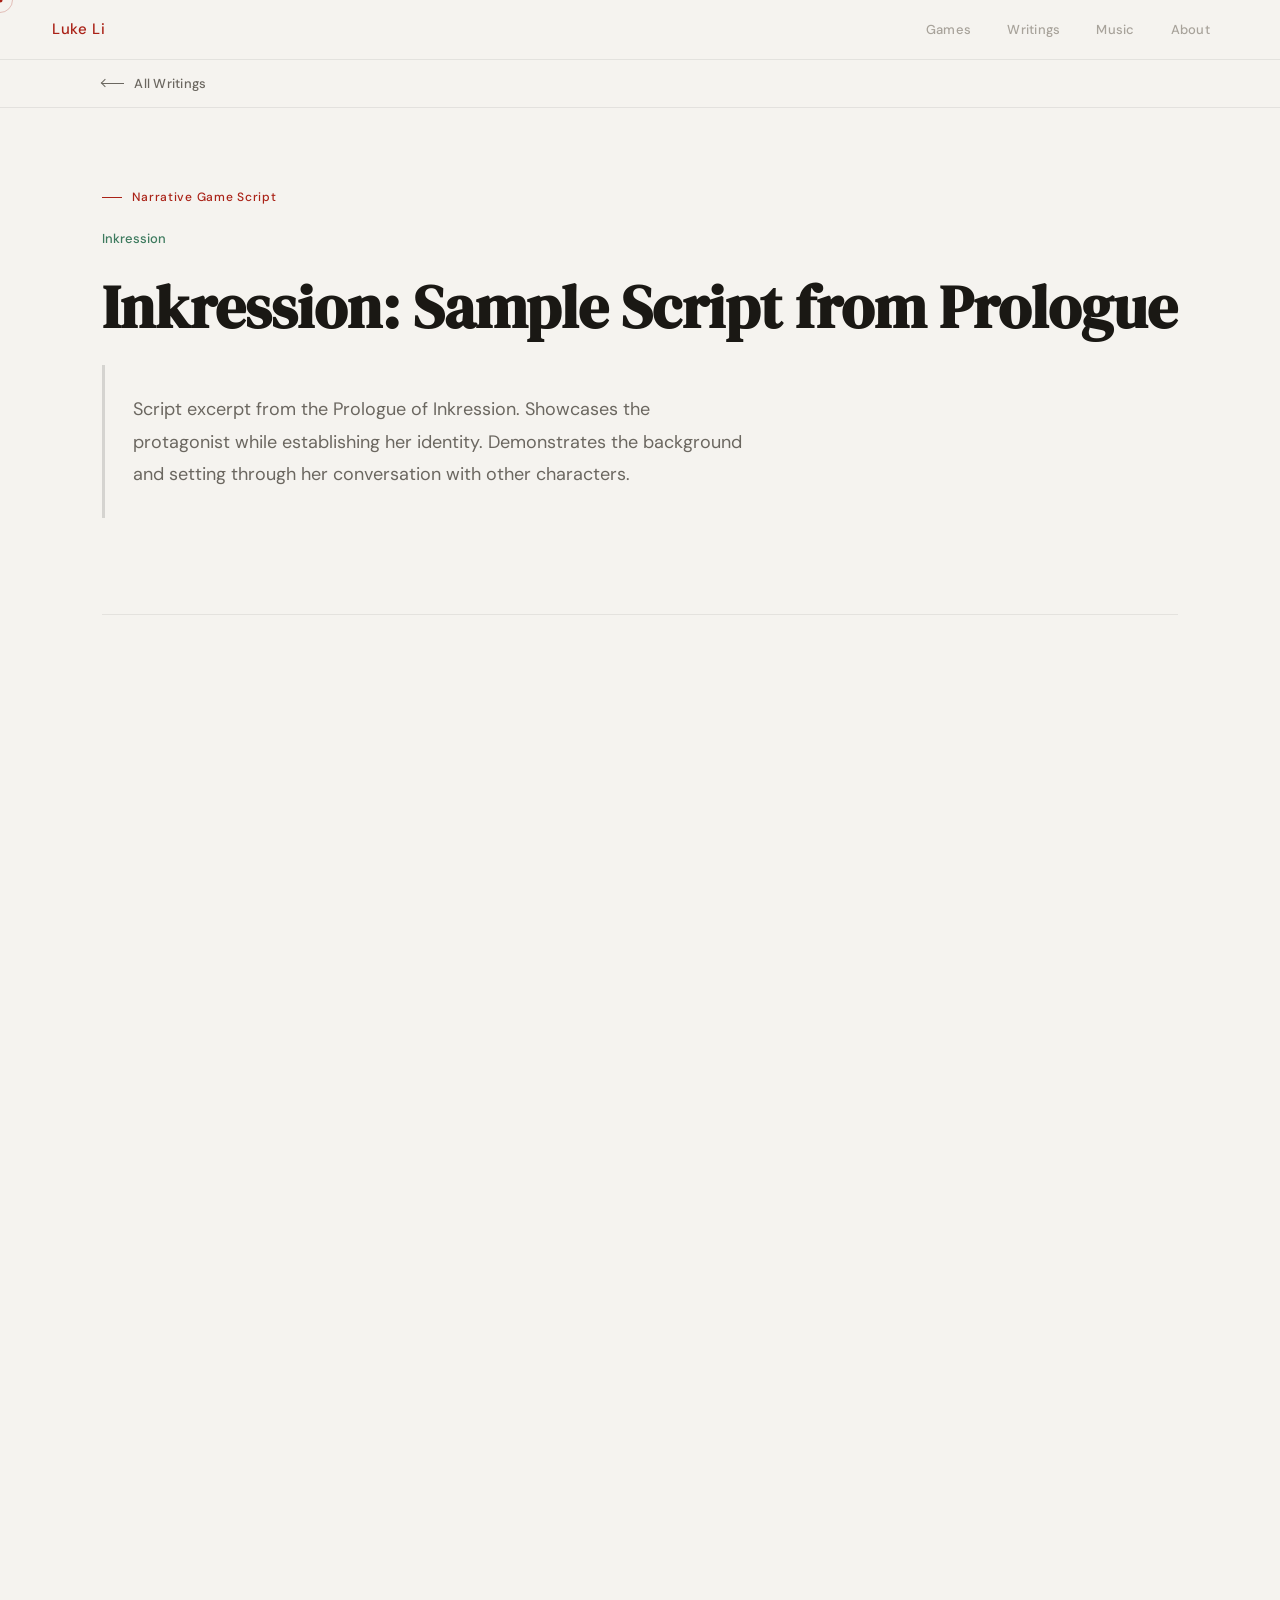
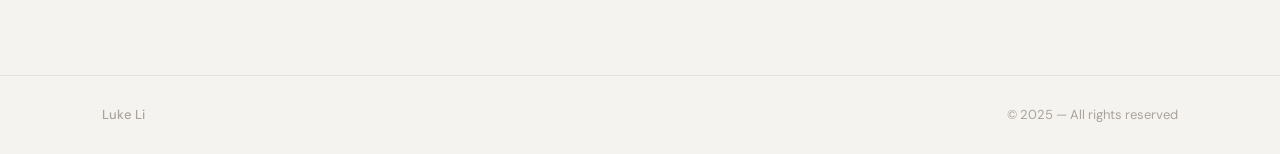
<file: writings/inkression-script.html>
<!DOCTYPE html>
<html lang="en">
<head>
<meta charset="UTF-8"/>
<meta name="viewport" content="width=device-width, initial-scale=1.0"/>
<title>Lighthouse Log — Luke Li</title>
<link rel="preconnect" href="https://fonts.googleapis.com">
<link rel="preconnect" href="https://fonts.gstatic.com" crossorigin>
<link href="https://fonts.googleapis.com/css2?family=DM+Sans:ital,opsz,wght@0,9..40,300;0,9..40,400;0,9..40,500;0,9..40,600;1,9..40,300&family=DM+Serif+Display:ital@0;1&display=swap" rel="stylesheet">
<base href="../">
<link rel="stylesheet" href="styles.css">
</head>
<body>

<div id="cur"></div>
<div id="curR"></div>

<nav>
  <a href="index.html" class="nav-logo">Luke Li</a>
  <ul class="nav-links">
    <li><a href="index.html#sec-games">Games</a></li>
    <li><a href="index.html#sec-writings">Writings</a></li>
    <li><a href="index.html#sec-music">Music</a></li>
    <li><a href="index.html#sec-about">About</a></li>
  </ul>
</nav>

<div style="padding-top:60px">
  <div class="back-bar">
    <a href="index.html#sec-writings" class="back-btn"><span class="b-arr"></span> All Writings</a>
  </div>

  <div class="wp-hero rv">
    <div class="wp-type">Narrative Game Script</div>
    <div class="wp-game">Inkression</div>
    <h1 class="wp-title">Inkression: Sample Script from Prologue</h1>
    <p class="wp-excerpt">Script excerpt from the Prologue of Inkression. Showcases the protagonist while establishing her identity. Demonstrates the background and setting through her conversation with other characters.</p>
  </div>

  <div class="wp-divider"></div>

  <div class="wp-content rv" style="max-width:none;padding-left:50;padding-right:50">
    <iframe src="writings/pdf/Inkression_Prologue_Milly.pdf" style="width:100%;height:100vh;border:none;display:block"></iframe>
  </div>
</div>

<footer>
  <span class="f-logo">Luke Li</span>
  <span class="f-copy">© 2025 — All rights reserved</span>
</footer>

<script>
const cur=document.getElementById('cur'),curR=document.getElementById('curR');
let mx=0,my=0,rx=0,ry=0;
document.addEventListener('mousemove',e=>{mx=e.clientX;my=e.clientY;cur.style.left=mx+'px';cur.style.top=my+'px'});
(function tick(){rx+=(mx-rx)*.12;ry+=(my-ry)*.12;curR.style.left=rx+'px';curR.style.top=ry+'px';requestAnimationFrame(tick)})();
document.addEventListener('mouseover',e=>{
  const h=e.target.closest('a,button');
  curR.style.transform=h?'translate(-50%,-50%) scale(1.5)':'translate(-50%,-50%) scale(1)';
  curR.style.borderColor=h?'rgba(170,34,23,.4)':'rgba(170,34,23,.25)';
});
const obs=new IntersectionObserver(entries=>{entries.forEach(e=>{if(e.isIntersecting){e.target.classList.add('vis');obs.unobserve(e.target);}});},{threshold:.08});
document.querySelectorAll('.rv').forEach(r=>obs.observe(r));
</script>

</body>
</html>
</file>
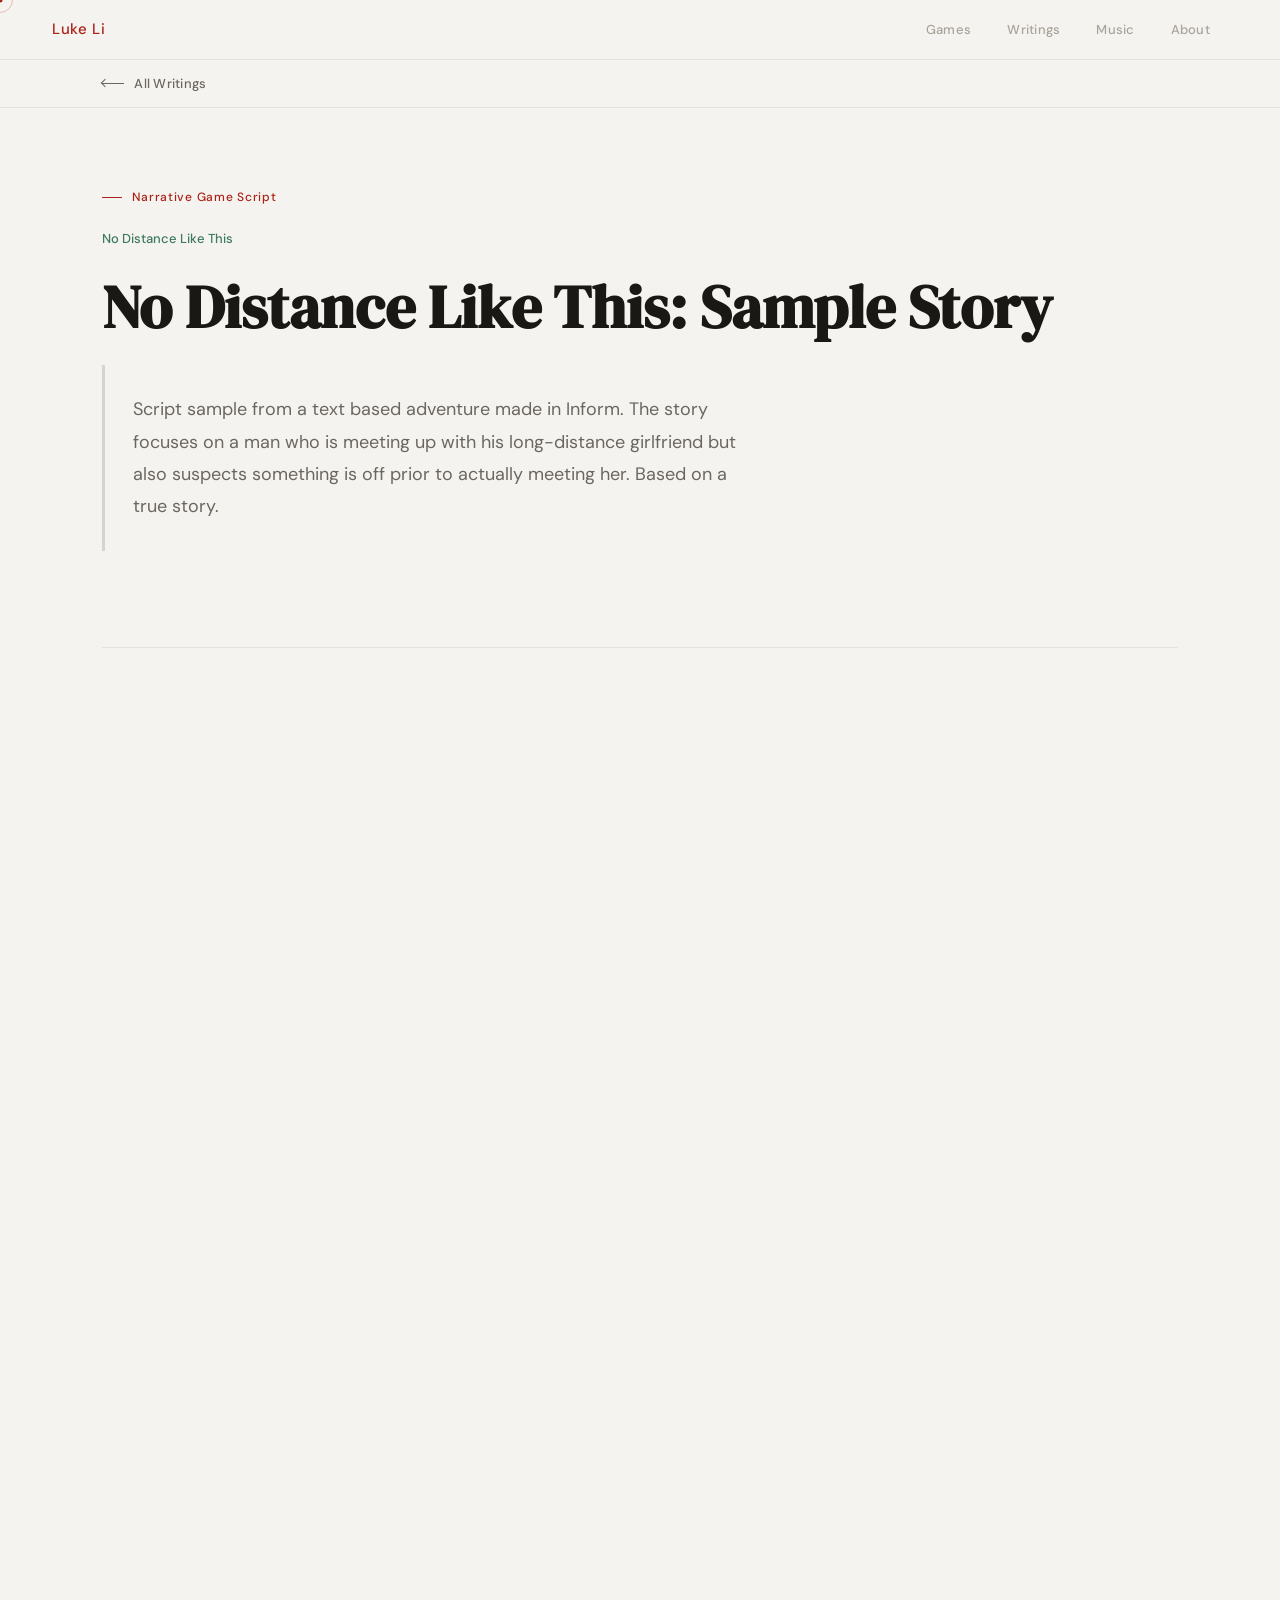
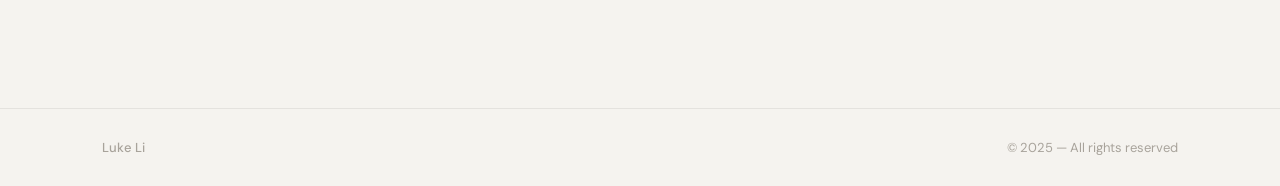
<file: writings/no-distance-like-this-script.html>
<!DOCTYPE html>
<html lang="en">
<head>
<meta charset="UTF-8"/>
<meta name="viewport" content="width=device-width, initial-scale=1.0"/>
<title>Lighthouse Log — Luke Li</title>
<link rel="preconnect" href="https://fonts.googleapis.com">
<link rel="preconnect" href="https://fonts.gstatic.com" crossorigin>
<link href="https://fonts.googleapis.com/css2?family=DM+Sans:ital,opsz,wght@0,9..40,300;0,9..40,400;0,9..40,500;0,9..40,600;1,9..40,300&family=DM+Serif+Display:ital@0;1&display=swap" rel="stylesheet">
<base href="../">
<link rel="stylesheet" href="styles.css">
</head>
<body>

<div id="cur"></div>
<div id="curR"></div>

<nav>
  <a href="index.html" class="nav-logo">Luke Li</a>
  <ul class="nav-links">
    <li><a href="index.html#sec-games">Games</a></li>
    <li><a href="index.html#sec-writings">Writings</a></li>
    <li><a href="index.html#sec-music">Music</a></li>
    <li><a href="index.html#sec-about">About</a></li>
  </ul>
</nav>

<div style="padding-top:60px">
  <div class="back-bar">
    <a href="index.html#sec-writings" class="back-btn"><span class="b-arr"></span> All Writings</a>
  </div>

  <div class="wp-hero rv">
    <div class="wp-type">Narrative Game Script</div>
    <div class="wp-game">No Distance Like This</div>
    <h1 class="wp-title">No Distance Like This: Sample Story</h1>
    <p class="wp-excerpt">Script sample from a text based adventure made in Inform. The story focuses on a man who is meeting up with his long-distance girlfriend but also suspects something is off prior to actually meeting her. Based on a true story.</p>
  </div>

  <div class="wp-divider"></div>

  <div class="wp-content rv" style="max-width:none;padding-left:50;padding-right:50">
    <iframe src="writings/pdf/No Distance Like This.pdf" style="width:100%;height:100vh;border:none;display:block"></iframe>
  </div>
</div>

<footer>
  <span class="f-logo">Luke Li</span>
  <span class="f-copy">© 2025 — All rights reserved</span>
</footer>

<script>
const cur=document.getElementById('cur'),curR=document.getElementById('curR');
let mx=0,my=0,rx=0,ry=0;
document.addEventListener('mousemove',e=>{mx=e.clientX;my=e.clientY;cur.style.left=mx+'px';cur.style.top=my+'px'});
(function tick(){rx+=(mx-rx)*.12;ry+=(my-ry)*.12;curR.style.left=rx+'px';curR.style.top=ry+'px';requestAnimationFrame(tick)})();
document.addEventListener('mouseover',e=>{
  const h=e.target.closest('a,button');
  curR.style.transform=h?'translate(-50%,-50%) scale(1.5)':'translate(-50%,-50%) scale(1)';
  curR.style.borderColor=h?'rgba(170,34,23,.4)':'rgba(170,34,23,.25)';
});
const obs=new IntersectionObserver(entries=>{entries.forEach(e=>{if(e.isIntersecting){e.target.classList.add('vis');obs.unobserve(e.target);}});},{threshold:.08});
document.querySelectorAll('.rv').forEach(r=>obs.observe(r));
</script>

</body>
</html>
</file>
<file: styles.css>
/* ── TOKENS ─────────────────────────────────────────────── */
:root {
  --bg:    #f5f3ef;
  --bg2:   #edeae4;
  --surf:  #e5e1d9;
  --surf2: #dedad1;
  --bord:  rgba(0,0,0,0.07);
  --bord2: rgba(0,0,0,0.13);
  --text:  #1a1814;
  --dim:   #6b6760;
  --dimr:  #a8a39b;
  --red:   #aa2217;
  --reds:  #cc3828;
  --grn:   #3d7a5e;
  --fc:    'DM Serif Display', serif;   /* display / headings */
  --fb:    'DM Sans', sans-serif;       /* body / UI          */
}

/* ── RESET ──────────────────────────────────────────────── */
*,*::before,*::after { box-sizing:border-box; margin:0; padding:0 }
html { scroll-behavior:smooth }
body {
  background:var(--bg); color:var(--text);
  font-family:var(--fb); font-weight:400; font-size:17px; line-height:1.65;
  overflow-x:hidden; cursor:none;
}
a { color:inherit; text-decoration:none; cursor:none }
button { cursor:none; font-family:var(--fb); border:none; background:none }
img { max-width:100%; display:block }

/* ── CURSOR ─────────────────────────────────────────────── */
#cur  { position:fixed; width:5px; height:5px; background:var(--red); border-radius:50%; pointer-events:none; z-index:9999; transform:translate(-50%,-50%); transition:transform .1s }
#curR { position:fixed; width:26px; height:26px; border:1px solid rgba(170,34,23,.25); border-radius:50%; pointer-events:none; z-index:9998; transform:translate(-50%,-50%); transition:all .15s ease }
body:hover #cur { opacity:1 }

/* ── NAV ────────────────────────────────────────────────── */
nav {
  position:fixed; top:0; left:0; right:0; z-index:500;
  display:flex; align-items:center; justify-content:space-between;
  padding:0 52px; height:60px;
  background:rgba(245,243,239,.96);
  border-bottom:1px solid var(--bord);
  backdrop-filter:blur(10px);
}
.nav-logo {
  font-family:var(--fb); font-size:15px; font-weight:500;
  letter-spacing:.04em; color:var(--red);
  transition:opacity .2s;
}
.nav-logo:hover { opacity:.7 }
.nav-links { display:flex; list-style:none; height:100% }
.nav-links li { height:100%; display:flex; align-items:center }
.nav-links a {
  display:flex; align-items:center; height:100%; padding:0 18px;
  font-family:var(--fb); font-size:13px; font-weight:500; letter-spacing:.02em;
  color:var(--dimr); transition:color .2s; position:relative;
}
.nav-links a::after {
  content:''; position:absolute; bottom:0; left:18px; right:18px;
  height:1px; background:var(--red);
  transform:scaleX(0); transform-origin:left; transition:transform .25s;
}
.nav-links a:hover { color:var(--text) }
.nav-links a.on { color:var(--text) }
.nav-links a.on::after { transform:scaleX(1) }
.nav-resume { color:var(--red) !important }
.nav-resume::after { display:none !important }
.nav-resume:hover { opacity:.7 }

/* ── SHARED ─────────────────────────────────────────────── */
.wrap { padding:100px 8vw; max-width:1320px; margin:0 auto }

.sh {
  display:flex; align-items:baseline; gap:20px; margin-bottom:52px;
  padding-bottom:20px; border-bottom:1px solid var(--bord2);
}
.sh-num { font-family:var(--fb); font-size:12px; font-weight:400; letter-spacing:.06em; color:var(--dimr) }
.sh-title { font-family:var(--fc); font-size:clamp(24px,3vw,38px); letter-spacing:.01em; line-height:1 }
.sh-title em { font-style:italic; color:var(--red) }

.pill {
  font-family:var(--fb); font-size:11px; font-weight:400;
  color:var(--dim); border:1px solid var(--bord2); padding:3px 10px; white-space:nowrap;
}

/* ── REVEAL ─────────────────────────────────────────────── */
.rv { opacity:0; transform:translateY(18px); transition:opacity .5s ease, transform .5s ease }
.rv.vis { opacity:1; transform:translateY(0) }

/* ── FOOTER ─────────────────────────────────────────────── */
footer {
  border-top:1px solid var(--bord); padding:28px 8vw;
  display:flex; align-items:center; justify-content:space-between;
}
.f-logo { font-family:var(--fb); font-size:13px; font-weight:500; color:var(--dimr) }
.f-copy { font-family:var(--fb); font-size:13px; font-weight:400; color:var(--dimr) }

/* ═══════════════════════════════════════════════════════════
   HERO
═══════════════════════════════════════════════════════════ */
#sec-hero {
  display:grid; grid-template-columns:1fr 1fr;
  min-height:100vh; padding-top:60px;
  border-bottom:1px solid var(--bord2);
  position:relative; overflow:hidden;
}

/* background glow sits behind both columns */
.hg {
  position:absolute; inset:0; pointer-events:none; z-index:0;
  background:radial-gradient(ellipse 50% 60% at 55% 40%, rgba(170,34,23,.04), transparent 70%);
}

/* ── left column ── */
.h-left {
  padding:56px 8vw 48px;
  display:flex; flex-direction:column; justify-content:center;
  position:relative; z-index:1;
}

.h-eyebrow {
  font-family:var(--fb); font-size:10px; font-weight:500; letter-spacing:.2em;
  text-transform:uppercase; color:var(--red); margin-bottom:22px;
  display:flex; align-items:center; gap:12px;
  opacity:0; animation:fu .6s ease .1s forwards;
}
.h-eyebrow::before { content:''; width:20px; height:1px; background:var(--red); flex-shrink:0 }

.h-name {
  font-family:var(--fc); font-size:clamp(64px,9vw,118px);
  letter-spacing:-.02em; line-height:.9;
  color:var(--text); margin-bottom:4px;
  opacity:0; animation:fu .7s ease .2s forwards;
}

/* last name row */
.h-name-row2 {
  display:flex; align-items:baseline;
  margin-bottom:36px;
  opacity:0; animation:fu .7s ease .3s forwards;
}
.h-name-sub {
  font-family:var(--fc); font-size:clamp(64px,9vw,118px);
  letter-spacing:-.02em; line-height:.9; font-style:italic;
  color:var(--red); flex-shrink:0;
}
.h-bio {
  display:flex; flex-direction:column; gap:6px;
  max-width:460px; margin-bottom:44px;
  opacity:0; animation:fu .7s ease .4s forwards;
}
.h-bio-l1, .h-bio-l2 {
  font-family:var(--fb); font-size:clamp(16px,1.5vw,20px);
  font-weight:300; line-height:1.6; color:var(--text); letter-spacing:.01em;
}
.h-bio-kw {
  font-weight:500;
  text-decoration:underline; text-decoration-color:var(--red);
  text-underline-offset:3px; text-decoration-thickness:1.5px;
}

/* divider + buttons block */
.h-statement {
  border-top:1px solid var(--bord2); padding-top:28px; margin-bottom:0;
  opacity:0; animation:fu .7s ease .45s forwards;
}

/* nav buttons replacing CTA */
.h-nav-btns {
  display:flex; gap:10px; flex-wrap:wrap;
  opacity:0; animation:fu .7s ease .6s forwards;
}
.h-nav-btn {
  display:inline-flex; align-items:center; gap:9px;
  font-family:var(--fb); font-size:11px; font-weight:600; letter-spacing:.08em;
  text-transform:uppercase; color:var(--red);
  border:1.5px solid var(--red); padding:8px 18px;
  transition:border-color .2s, color .2s, background .2s;
  cursor:none;
}
.h-nav-btn:hover { background:var(--red); color:#fff }
.h-nav-btn::after { content:'↓'; font-size:10px; opacity:.5; transition:opacity .2s, transform .2s }
.h-nav-btn:hover::after { opacity:1; transform:translateY(2px) }

/* ── right column — collage ── */
.h-right {
  position:relative; z-index:1; overflow:hidden;
  background:var(--bg);
  opacity:0; animation:fi .8s ease .5s forwards;
  min-height:100%;
  margin-left:-6vw; padding-left:6vw;
}
.h-collage {
  position:relative; width:100%; height:100%; min-height:500px;
}
@keyframes col-in {
  from { opacity:0; transform:var(--col-rot) translateY(18px); }
  to   { opacity:1; transform:var(--col-rot) translateY(0); }
}
/* each collage item is absolutely positioned with a slight random rotation */
.h-col-item {
  position:absolute;
  background:var(--surf);
  overflow:hidden;
  box-shadow:0 2px 12px rgba(0,0,0,.1);
  pointer-events:none;
  opacity:0;
  animation:col-in .6s cubic-bezier(.22,.8,.36,1) forwards;
}
.h-col-item img {
  width:100%; height:auto; display:block;
}
/* placeholder when no image set */
.h-col-ph {
  width:100%; height:100%;
  display:flex; align-items:center; justify-content:center;
  background:var(--surf2); color:var(--dimr);
  font-family:var(--fc); font-size:28px;
}
.h-col-item.has-link { pointer-events:auto; cursor:pointer; }
.h-col-item.has-link a { display:block; }


/* scroll indicator */
.h-scroll {
  position:fixed; bottom:36px; right:52px;
  font-family:var(--fb); font-size:11px; font-weight:400; letter-spacing:.1em;
  color:var(--dimr); writing-mode:vertical-rl; display:flex; align-items:center; gap:10px;
  animation:fi 1.2s ease 1s both; z-index:10;
}
.h-scroll::before { content:''; width:1px; height:36px; background:var(--dimr); animation:gd 2.2s ease 1.2s infinite }
@keyframes gd{0%{transform:scaleY(0);transform-origin:top}50%{transform:scaleY(1);transform-origin:top}51%{transform:scaleY(1);transform-origin:bottom}100%{transform:scaleY(0);transform-origin:bottom}}
@keyframes fu { from{opacity:0;transform:translateY(16px)} to{opacity:1;transform:none} }
@keyframes fi { from{opacity:0} to{opacity:1} }

/* ═══════════════════════════════════════════════════════════
   GAMES — minimal list rows with thumbnail
═══════════════════════════════════════════════════════════ */
#sec-games { background:var(--bg) }

.g-subsection { margin-bottom:48px }
.g-subsection:last-child { margin-bottom:0 }

.g-sub-heading {
  font-family:var(--fb); font-size:11px; font-weight:600; letter-spacing:.1em;
  text-transform:uppercase; color:var(--red); padding-bottom:14px;
  border-bottom:1px solid var(--bord2);
  display:flex; align-items:center; gap:10px;
}
.g-sub-heading::before { content:''; width:20px; height:1.5px; background:var(--red) }

.games-list { display:flex; flex-direction:column }

.g-row {
  border-bottom:1px solid var(--bord);
  cursor:none; position:relative;
}
.g-row::before {
  content:''; position:absolute; left:-8vw; right:-8vw; top:0; bottom:0;
  background:var(--bg2); opacity:0; transition:opacity .2s; z-index:0; pointer-events:none;
}
.g-row:hover::before { opacity:1 }
.g-row > * { position:relative; z-index:1 }

/* one-line summary */
.g-main {
  display:flex; align-items:center; gap:20px; padding:24px 0;
}
.g-year {
  font-family:var(--fb); font-size:13px; color:var(--dimr); font-weight:400;
  flex-shrink:0; width:40px;
}
.g-title {
  font-family:var(--fc); font-size:28px; letter-spacing:.01em;
  color:var(--text); line-height:1; transition:color .2s; flex-shrink:0;
}
.g-row:hover .g-title { color:var(--red) }
.g-sep { color:var(--dimr); font-size:16px; flex-shrink:0 }
.g-genre {
  font-family:var(--fb); font-size:14px; color:var(--dimr); flex:1;
}
.g-roles { display:flex; gap:6px; flex-wrap:wrap; flex-shrink:0 }
.g-row:hover .pill-role {
  color:var(--red); border-color:var(--red);
}
.g-arr {
  font-size:18px; color:var(--dimr); flex-shrink:0;
  transition:color .25s, transform .25s;
}
.g-row:hover .g-arr { color:var(--red); transform:translateX(4px) }

/* expanding preview */
.g-expand {
  display:flex; gap:28px; align-items:flex-start;
  max-height:0; overflow:hidden; opacity:0;
  transition:max-height .38s cubic-bezier(.4,0,.2,1), opacity .28s ease, padding .38s;
}
.g-row:hover .g-expand {
  max-height:280px; opacity:1; padding-bottom:28px;
}
.g-expand-img { flex-shrink:0; width:220px }
.g-expand-img img { width:100%; display:block }
.g-expand-body { display:flex; flex-direction:column; gap:14px; padding-top:4px }
.g-expand-desc {
  font-family:var(--fb); font-size:18px; line-height:1.7; color:var(--dim);
}
.g-expand-meta { display:flex; flex-direction:column; gap:10px }
.g-meta-item {
  display:flex; gap:14px; align-items:baseline;
}
.g-meta-label {
  font-family:var(--fb); font-size:11px; font-weight:500; letter-spacing:.06em;
  text-transform:uppercase; color:var(--dimr); flex-shrink:0; width:38px;
}
.g-meta-pills { display:flex; gap:6px; flex-wrap:wrap }
.g-meta-val {
  font-family:var(--fb); font-size:14px; color:var(--dim);
}

/* role pills */
.pill-role {
  font-family:var(--fb); font-size:11px; font-weight:500; letter-spacing:.03em;
  color:var(--dim); border:1px solid var(--bord2); padding:4px 10px; white-space:nowrap;
  transition:color .2s, border-color .2s;
}
/* tools / mode pills — used on detail pages and expand panel */
.pill-tool {
  font-family:var(--fb); font-size:13px; font-weight:400;
  color:var(--dim); border:1px solid var(--bord2); padding:6px 14px; white-space:nowrap;
}
.pill-mode {
  font-family:var(--fb); font-size:13px; font-weight:500;
  color:var(--red); border:1.5px solid var(--red); padding:4px 12px; white-space:nowrap;
}

/* ═══════════════════════════════════════════════════════════
   WRITINGS
═══════════════════════════════════════════════════════════ */
#sec-writings { background:var(--bg2) }

.w-list { display:flex; flex-direction:column }
.w-row {
  display:grid; grid-template-columns:140px 1fr 36px;
  gap:28px; padding:28px 0; border-bottom:1px solid var(--bord);
  position:relative; cursor:none;
}
.w-pdf-wrap {
  grid-column:1 / -1;
  max-height:0; overflow:hidden;
  transition:max-height .4s ease;
}
.w-row.w-pdf-open .w-pdf-wrap { max-height:700px }
.w-pdf { width:100%; height:680px; border:none; display:block }
.w-row::before {
  content:''; position:absolute; left:-8vw; right:-8vw; top:0; bottom:0;
  background:var(--surf); opacity:0; transition:opacity .2s; z-index:0; pointer-events:none;
}
.w-row:hover::before { opacity:1 }
.w-row > * { position:relative; z-index:1 }
.w-meta { padding-top:3px }
.w-game { font-family:var(--fb); font-size:12px; font-weight:500; letter-spacing:.02em; color:var(--grn) }
.w-type { font-family:var(--fb); font-size:12px; font-weight:400; color:var(--dimr); margin-top:4px }
.w-title { font-family:var(--fc); font-size:20px; letter-spacing:.01em; color:var(--text); line-height:1.15; margin-bottom:10px; transition:color .2s }
.w-row:hover .w-title { color:var(--red) }
.w-excerpt { font-size:14px; color:var(--dim); line-height:1.7 }
.w-arrow { display:flex; align-items:center; justify-content:center; font-size:16px; color:var(--dimr); transition:all .25s }
.w-row:hover .w-arrow { color:var(--red); transform:translateX(4px) }

/* ═══════════════════════════════════════════════════════════
   MUSIC
═══════════════════════════════════════════════════════════ */
#sec-music { background:var(--bg) }

.m-list { display:flex; flex-direction:column }
.m-row {
  display:grid; grid-template-columns:1fr auto;
  gap:24px; padding:20px 0; border-bottom:1px solid var(--bord);
  align-items:center; position:relative;
}
.m-row::before {
  content:''; position:absolute; left:-8vw; right:-8vw; top:0; bottom:0;
  background:var(--bg2); opacity:0; transition:opacity .2s; z-index:0; pointer-events:none;
}
.m-row:hover::before { opacity:1 }
.m-row > * { position:relative; z-index:1 }
.m-info { display:flex; align-items:baseline; gap:20px; flex-wrap:wrap }
.m-title { font-family:var(--fc); font-size:17px; letter-spacing:.01em; color:var(--text) }
.m-game { font-family:var(--fb); font-size:12px; font-weight:500; color:var(--grn) }
.m-desc-row { font-size:14px; color:var(--dim); margin-top:4px }
.m-controls { display:flex; align-items:center; gap:12px; flex-shrink:0 }
.pbtn {
  width:32px; height:32px; border:1px solid var(--bord2); border-radius:50%;
  background:none; color:var(--dim); cursor:none;
  display:flex; align-items:center; justify-content:center; font-size:9px;
  transition:all .2s; flex-shrink:0;
}
.pbtn:hover { border-color:var(--red); color:var(--red) }
.pbtn.playing { border-color:var(--red); color:var(--red) }
.m-bar { width:120px; height:1px; background:var(--bord2); position:relative }
.m-fill { position:absolute; left:0; top:0; bottom:0; background:var(--grn); width:0%; transition:width .1s }
.m-dur { font-family:var(--fb); font-size:12px; color:var(--dimr); min-width:32px; text-align:right }
.m-ext-link {
  font-family:var(--fb); font-size:13px; font-weight:500;
  color:var(--dimr); transition:color .2s; display:flex; align-items:center; gap:5px;
}
.m-ext-link:hover { color:var(--red) }

/* ═══════════════════════════════════════════════════════════
   ABOUT
═══════════════════════════════════════════════════════════ */
#sec-about { background:var(--bg2) }
.ab-grid { display:grid; grid-template-columns:1fr 300px; gap:72px; align-items:start }
.ab-text { font-size:clamp(16px,1.6vw,19px); line-height:1.8; color:var(--text) }
.ab-text em { font-style:italic; color:var(--red) }
.ab-kw { font-weight:500; color:var(--text); text-decoration:underline; text-decoration-color:var(--red); text-underline-offset:3px; text-decoration-thickness:1px }
.ab-text p+p { margin-top:20px }
.ab-block { padding:16px 0; border-bottom:1px solid var(--bord) }
.ab-lbl { font-family:var(--fb); font-size:11px; font-weight:600; letter-spacing:.06em; text-transform:uppercase; color:var(--red); margin-bottom:6px }
.ab-val { font-size:14px; color:var(--dim); line-height:1.6 }
.ab-tools { display:flex; flex-wrap:wrap; gap:6px }
.ab-edu { display:flex; flex-direction:column; gap:10px }
.ab-edu-item { display:flex; flex-direction:column; gap:2px }
.ab-edu-deg { font-size:14px; color:var(--text); font-weight:500 }
.ab-edu-school { font-size:13px; color:var(--dim) }
.ab-edu-year { font-size:12px; color:var(--dimr) }
.ab-socials { margin-top:24px; display:flex; flex-direction:column; gap:8px }
.soc { display:flex; align-items:center; gap:12px; color:var(--dim); font-family:var(--fb); font-size:13px; font-weight:500; transition:color .2s }
.soc:hover { color:var(--red) }
.soc-line { width:16px; height:1px; background:currentColor; transition:width .25s; flex-shrink:0 }
.soc:hover .soc-line { width:28px }

/* ═══════════════════════════════════════════════════════════
   GAME DETAIL PAGE
═══════════════════════════════════════════════════════════ */
.back-bar {
  position:sticky; top:0; z-index:10;
  background:rgba(245,243,239,.97); border-bottom:1px solid var(--bord);
  backdrop-filter:blur(10px);
  padding:0 8vw; height:48px;
  display:flex; align-items:center;
}
.back-btn {
  display:inline-flex; align-items:center; gap:10px;
  font-family:var(--fb); font-size:13px; font-weight:500; letter-spacing:.02em;
  color:var(--dim); transition:color .2s;
}
.back-btn:hover { color:var(--red) }
.b-arr { width:22px; height:1px; background:currentColor; position:relative; transition:width .25s }
.back-btn:hover .b-arr { width:34px }
.b-arr::before { content:''; position:absolute; left:0; top:-3px; width:6px; height:6px; border-left:1.5px solid currentColor; border-top:1.5px solid currentColor; transform:rotate(-45deg) }

.d-hero { width:100%; aspect-ratio:3/1; max-height:320px; overflow:hidden; position:relative; background:var(--surf) }
.d-hero img { width:100%; height:100%; object-fit:cover; filter:brightness(.8) saturate(.85) }
.d-hero-ph { width:100%; height:100%; display:flex; align-items:center; justify-content:center; background:var(--surf2) }
.d-hero-ph span { font-family:var(--fc); font-size:clamp(40px,7vw,100px); color:var(--dimr); opacity:.15; user-select:none }
.d-hero-ov { position:absolute; inset:0; background:linear-gradient(to top, var(--bg) 0%, transparent 50%) }

.d-overview { padding:40px 8vw 0; max-width:1320px; margin:0 auto }
.d-ov-inner { display:grid; grid-template-columns:1fr 280px; gap:60px; align-items:start }
.d-genre-tag { font-family:var(--fb); font-size:12px; font-weight:500; letter-spacing:.04em; color:var(--red); display:flex; align-items:center; gap:10px; margin-bottom:14px }
.d-genre-tag::before { content:''; width:20px; height:1px; background:var(--red) }
.d-title { font-family:var(--fc); font-size:clamp(32px,5vw,68px); line-height:.95; margin-bottom:36px; color:var(--text) }
.d-title span { color:var(--red) }
.d-tagline { font-size:18px; color:var(--dim); line-height:1.75; margin-bottom:28px; max-width:560px }
.d-links-ov { display:flex; gap:10px; flex-wrap:wrap }
.dlnk { display:inline-flex; align-items:center; padding:11px 22px; font-family:var(--fb); font-size:13px; font-weight:500; border:1px solid; transition:all .2s }
.dlnk.primary { background:var(--red); border-color:var(--red); color:#fff }
.dlnk.primary:hover { background:var(--reds); border-color:var(--reds) }
.dlnk.secondary { background:transparent; border-color:var(--bord2); color:var(--dim) }
.dlnk.secondary:hover { border-color:var(--red); color:var(--red) }

/* trailer embed in overview */
.ov-trailer { margin:24px 0 28px }
.ov-trailer-wrap { position:relative; padding-bottom:56.25%; height:0; overflow:hidden; background:var(--surf); max-width:560px }
.ov-trailer-wrap iframe { position:absolute; top:0; left:0; width:100%; height:100%; border:0 }

.ov-trailer-audio { margin:24px 0 28px }
.ov-trailer-audio audio { width:100%; max-width:560px; display:block }
.ov-trailer-audio-cap { margin-bottom:8px; font-size:13px; color:var(--dim); line-height:1.5 }

.d-sb-item { padding:16px 0; border-bottom:1px solid var(--bord) }
.d-sb-item:first-child { padding-top:0 }
.d-sb-lbl { font-family:var(--fb); font-size:11px; font-weight:600; letter-spacing:.06em; text-transform:uppercase; color:var(--red); margin-bottom:8px }
.d-sb-val { font-size:15px; color:var(--dim); line-height:1.5 }
.d-sb-pills { display:flex; flex-wrap:wrap; gap:5px; margin-top:6px }
.d-sb-pills .pill { font-size:13px; padding:4px 12px }

.sections-wrap { max-width:1320px; margin:0 auto; padding:0 8vw 100px }
.sec-divider { height:1px; background:var(--bord); margin:60px 0 }
.sec-title-el {
  font-family:var(--fc); font-size:clamp(18px,2vw,26px);
  color:var(--text); margin-bottom:24px; display:flex; align-items:center; gap:14px;
}
.sec-title-el::before { content:''; width:16px; height:2px; background:var(--red); flex-shrink:0 }
.sec-body { font-size:16px; color:var(--dim); line-height:1.85; max-width:720px }
.sec-body p+p { margin-top:20px }

/* subsections inside a text section */
.sec-subs { margin-top:36px; display:flex; flex-direction:column; gap:40px; max-width:720px }
.sec-sub-title {
  font-family:var(--fb); font-size:15px; font-weight:600;
  letter-spacing:.08em; text-transform:uppercase; color:var(--text);
  margin-bottom:14px; display:flex; align-items:center; gap:10px;
}
.sec-sub-title::before { content:''; width:8px; height:8px; border:1.5px solid var(--red); flex-shrink:0 }
.sec-sub-body { font-size:16px; color:var(--dim); line-height:1.85; padding-left:20px; border-left:1px solid var(--bord) }
.sec-sub-body p+p { margin-top:16px }
.sec-sub-body .sec-sub-img { margin-top:20px }
.sec-sub-img { margin-top:24px; margin-bottom:28px }
.sec-sub-img img { max-width:100%; border-radius:4px; display:block }
.sec-body ul, .sec-sub-body ul { margin:4px 0; padding-left:18px; display:flex; flex-direction:column; gap:10px; list-style:none }
.sec-body li, .sec-sub-body li { position:relative; padding-left:14px; line-height:1.6 }
.sec-body li::before, .sec-sub-body li::before { content:'–'; position:absolute; left:0; color:var(--dimr) }
.sec-body strong, .sec-sub-body strong { color:var(--text); font-weight:600 }
.kw { color:var(--text); font-weight:500; text-decoration:underline; text-decoration-color:var(--red); text-underline-offset:3px; text-decoration-thickness:1px }
.sec-body em, .sec-sub-body em { font-style:italic }
.sec-sub-body a, .sec-body a {
  display:inline-flex; align-items:center; gap:8px;
  padding:9px 18px; border:1.5px solid var(--red);
  color:var(--red); font-family:var(--fb); font-size:13px; font-weight:500;
  text-decoration:none; letter-spacing:.03em;
  transition:background .18s, color .18s;
}
.sec-sub-body a::before, .sec-body a::before { content:'↗'; font-size:14px }
.sec-sub-body a:hover, .sec-body a:hover { background:var(--red); color:#fff }

.blocks-wrap { display:flex; flex-direction:column; gap:48px }

/* youtube embed */
.sec-video { max-width:860px }
.doc-link-group { display:inline-flex; flex-direction:column; gap:4px }
.doc-link-wrap { display:flex; flex-direction:column; gap:0 }
.doc-link {
  display:flex; align-items:center; gap:10px; width:100%;
  padding:12px 20px; border:1.5px solid var(--red);
  text-decoration:none; color:var(--red);
  font-family:var(--fb); font-size:13px; font-weight:500; letter-spacing:.06em;
  transition:background .18s, color .18s;
}
.doc-link:hover { background:var(--red); color:#fff }
.doc-link-icon { font-size:15px; transition:inherit }
.doc-link-caption {
  font-family:var(--fb); font-size:11px; color:var(--dimr);
  padding:0 4px; margin-top:4px;
  opacity:0; max-height:0; overflow:hidden;
  transition:opacity .2s, max-height .2s;
}

.ev-list { display:flex; flex-direction:column; gap:0; max-width:720px }
.ev-row {
  display:flex; align-items:baseline; gap:16px;
  padding:14px 0; border-bottom:1px solid var(--bord);
  font-family:var(--fb); font-size:14px;
}
.ev-row:first-child { border-top:1px solid var(--bord) }
.ev-name { color:var(--red); font-weight:500; flex-shrink:0 }
.ev-note { color:var(--dim); font-size:13px; flex:1 }
.ev-date { color:var(--dimr); font-size:12px; margin-left:auto; flex-shrink:0 }
.doc-link-wrap:hover .doc-link-caption { opacity:1; max-height:40px }

.yt-wrap { position:relative; padding-bottom:56.25%; height:0; overflow:hidden; background:var(--surf) }
.yt-wrap iframe { position:absolute; top:0; left:0; width:100%; height:100%; border:0 }
.sit-caption { margin-top:10px; font-family:var(--fb); font-size:13px; color:var(--dim); line-height:1.5 }

.sec-imgtxt { display:block }
.sit-cols { display:grid; grid-template-columns:1fr 1fr; gap:52px; align-items:start }
.sit-cols.img-left  .sit-text { order:1 }
.sit-cols.img-left  .sit-img  { order:0 }
.sit-cols.img-right .sit-text { order:0 }
.sit-cols.img-right .sit-img  { order:1 }
.sit-img-inner { overflow:hidden; background:var(--surf); border:1px solid var(--bord) }
.sit-img-inner img { width:100%; height:100%; object-fit:cover }
.sit-img-ph { width:100%; height:100%; display:flex; align-items:center; justify-content:center; background:var(--surf2); color:var(--dimr); font-size:28px }
.sit-caption { margin-top:8px; font-family:var(--fb); font-size:13px; color:var(--dim); line-height:1.5 }

/* video-text: same two-column layout but with YouTube embed */
.sec-vidtxt { display:grid; grid-template-columns:1fr 1fr; gap:52px; align-items:start }
.sec-vidtxt.vid-left  .sit-text { order:1 }
.sec-vidtxt.vid-left  .sit-vid  { order:0 }
.sec-vidtxt.vid-right .sit-text { order:0 }
.sec-vidtxt.vid-right .sit-vid  { order:1 }
.sec-video-stack { display:flex; flex-direction:column; gap:20px }
.sit-yt-wrap { position:relative; padding-bottom:56.25%; height:0; overflow:hidden; background:var(--surf) }
.sit-yt-wrap iframe { position:absolute; top:0; left:0; width:100%; height:100%; border:0 }

/* ── GALLERY SLIDESHOW ───────────────────────────────────── */
.gal-empty { padding:60px 40px; text-align:center; font-family:var(--fb); font-size:12px; letter-spacing:.1em; text-transform:uppercase; color:var(--dimr); border:1px dashed var(--bord2) }
.gal-slideshow { position:relative; user-select:none }
.gal-track-wrap { overflow:hidden; position:relative; width:100% }
.gal-track { display:flex; align-items:stretch; will-change:transform; transition:transform .55s cubic-bezier(.4,0,.2,1) }
.gal-slide { flex-shrink:0; box-sizing:border-box; transition:opacity .4s, transform .4s }
.gal-slide img { width:100%; aspect-ratio:16/9; object-fit:cover; display:block }
.gal-slide-ph { width:100%; aspect-ratio:16/9; background:var(--surf); display:flex; align-items:center; justify-content:center; color:var(--dimr) }
.gal-slide.s-active { opacity:1; transform:scale(1) }
.gal-slide.s-prev, .gal-slide.s-next { opacity:.3; transform:scale(.96); cursor:pointer }
.gal-slide.s-hidden { opacity:0; pointer-events:none }
.gal-caption-el { font-family:var(--fb); font-size:15px; color:var(--dim); min-height:20px; text-align:center; margin-top:16px; line-height:1.5 }
.gal-info { display:flex; align-items:center; justify-content:space-between; margin-top:10px }
.gal-dots { display:flex; gap:12px; align-items:center }
.gal-dot { width:6px; height:6px; border-radius:50%; background:var(--bord2); border:none; padding:0; cursor:none; transition:background .25s, transform .25s }
.gal-dot.on { background:var(--red); transform:scale(1.3) }
.gal-arrows { display:flex; gap:8px }
.gal-arr { width:36px; height:36px; border:1px solid var(--bord2); background:var(--bg); display:flex; align-items:center; justify-content:center; cursor:none; transition:border-color .2s, color .2s; color:var(--dimr) }
.gal-arr:hover { border-color:var(--red); color:var(--red) }
.gal-arr svg { width:14px; height:14px; stroke:currentColor; fill:none; stroke-width:1.5 }
.gal-progress { height:2px; background:var(--bord2); margin-top:12px; overflow:hidden }
.gal-progress-bar { height:100%; background:var(--red); width:0% }

/* ── PRESS & EVENTS SECTION ──────────────────────────────── */
.pe-grid { display:grid; grid-template-columns:1fr 1fr; gap:60px; margin-top:60px; align-items:start }
@media(max-width:860px) {
  .pe-grid { grid-template-columns:1fr; gap:48px }
  .press-row { grid-template-columns:1fr auto; gap:12px }
  .press-pub { display:none }
  .press-date { display:none }
}

/* ── ABOUT SUBSECTIONS ───────────────────────────────────── */
.ab-sub-title {
  font-family:var(--fc); font-size:clamp(16px,1.6vw,22px); font-weight:400;
  color:var(--text); margin-bottom:28px;
}


/* ── PRESS ───────────────────────────────────────────────── */
.press-row {
  display:grid; grid-template-columns:160px 1fr auto auto;
  align-items:center; gap:24px;
  padding:18px 0; border-bottom:1px solid var(--bord);
  text-decoration:none; color:inherit;
  transition:background .15s;
}
.press-row:first-child { border-top:1px solid var(--bord) }
.press-row:hover { background:var(--surf) }
.press-pub { font-family:var(--fb); font-size:12px; font-weight:600; letter-spacing:.06em; text-transform:uppercase; color:var(--red) }
.press-title { font-family:var(--fb); font-size:15px; color:var(--text) }
.press-date { font-family:var(--fb); font-size:12px; color:var(--dimr); white-space:nowrap }
.press-arr { font-size:14px; color:var(--dimr); transition:color .15s }
.press-row:hover .press-arr { color:var(--red) }

/* ── EXHIBITIONS ─────────────────────────────────────────── */
.exh-row {
  display:flex; align-items:baseline; justify-content:space-between;
  padding:18px 0; border-bottom:1px solid var(--bord);
}
.exh-row:first-child { border-top:1px solid var(--bord) }
.exh-main { display:flex; flex-direction:column; gap:2px }
.exh-title { font-family:var(--fb); font-size:15px; color:var(--text) }
.exh-game { font-family:var(--fb); font-size:12px; color:var(--red) }
.exh-right { display:flex; flex-direction:column; align-items:flex-end; gap:2px; flex-shrink:0 }
.exh-location { font-family:var(--fb); font-size:12px; color:var(--dimr) }
.exh-date { font-family:var(--fb); font-size:12px; color:var(--dimr) }

/* ── GAME LOOP DIAGRAM ───────────────────────────────────── */
.gl-wrap { width:100%; overflow-x:auto; padding-bottom:8px }
.gl-wrap svg { display:block; font-family:'DM Sans',sans-serif; overflow:visible }

.credits-grid { display:grid; grid-template-columns:repeat(auto-fill,minmax(220px,1fr)); border:1px solid var(--bord) }
.credit-item { padding:16px 20px; border-bottom:1px solid var(--bord); border-right:1px solid var(--bord) }
.credit-role { font-family:var(--fc); font-size:11px; letter-spacing:.12em; text-transform:uppercase; color:var(--red); margin-bottom:4px }
.credit-name { font-size:13px; color:var(--text) }

/* ── DETAIL SIDE NAV ─────────────────────────────────────── */
.d-layout { display:flex; align-items:flex-start }
.d-sidenav {
  width:220px; flex-shrink:0;
  position:sticky; top:64px;
  align-self:flex-start;
  padding:28px 16px 32px 40px;
  display:flex; flex-direction:column; align-items:flex-start; gap:0;
}
.d-body { flex:1; min-width:0 }

.dnav-section { width:100%; margin-bottom:0 }
.dnav-item {
  display:flex; align-items:center; gap:10px;
  width:100%;
  font-family:var(--fb); font-size:13px; font-weight:500; letter-spacing:.03em;
  color:var(--dimr);
  padding:7px 0; text-align:left;
  background:none; border:none; cursor:none;
  transition:color .2s;
  white-space:nowrap;
}
.dnav-item::before {
  content:''; width:16px; height:1px; flex-shrink:0;
  background:var(--bord2); transition:background .2s;
}
.dnav-item:hover { color:var(--text) }
.dnav-item:hover::before { background:var(--dim) }
.dnav-item.active { color:var(--text) }
.dnav-item.active::before { background:var(--red) }

.dnav-subs { display:flex; flex-direction:column; padding-left:26px; margin-top:1px; margin-bottom:2px }
.dnav-sub-item {
  font-family:var(--fb); font-size:12px; font-weight:400;
  color:var(--dimr);
  padding:3px 0 3px 12px; text-align:left;
  background:none; border:none; border-left:1px solid var(--bord2); cursor:none;
  transition:color .2s, border-color .2s;
  white-space:nowrap; overflow:hidden; text-overflow:ellipsis;
}
.dnav-sub-item:hover { color:var(--text) }
.dnav-sub-item.active { color:var(--red); border-left-color:var(--red) }

/* ── WRITING DETAIL PAGE ─────────────────────────────────── */
.wp-hero {
  padding:80px 8vw 60px; max-width:1320px; margin:0 auto;
}
.wp-type { font-family:var(--fb); font-size:12px; font-weight:500; letter-spacing:.06em; color:var(--red); display:flex; align-items:center; gap:10px; margin-bottom:20px }
.wp-type::before { content:''; width:20px; height:1px; background:var(--red) }
.wp-game { font-family:var(--fb); font-size:13px; font-weight:500; color:var(--grn); margin-bottom:28px }
.wp-title { font-family:var(--fc); font-size:clamp(28px,5vw,60px); line-height:1; margin-bottom:28px; color:var(--text) }
.wp-excerpt {
  font-size:18px; color:var(--dim); line-height:1.8; max-width:640px;
  padding:28px 0 28px 28px; border-left:3px solid var(--bord2);
  margin-bottom:36px;
}
.wp-divider { height:1px; background:var(--bord); margin:0 8vw 60px }
.wp-content { max-width:720px; margin:0 auto; padding:0 8vw 100px }

/* ── Yarn embed ───────────────────────────────────────────── */
.yarn-embed { display:flex; flex-direction:column; gap:48px }
.yarn-loading { font-family:var(--fb); font-size:15px; color:var(--dimr); padding:20px 0 }
.yn-node { border:1px solid var(--bord); overflow:hidden }
.yn-node-title { font-family:var(--fb); font-size:14px; font-weight:600; letter-spacing:.1em; text-transform:uppercase; color:var(--red); background:var(--surf); padding:14px 28px; border-bottom:1px solid var(--bord) }
.yn-body { margin:0; padding:32px 28px; font-family:'Courier New',monospace; font-size:16px; line-height:2; overflow-x:auto; white-space:pre-wrap; word-break:break-word }
.yn-line    { color:var(--text) }
.yn-option  { color:var(--red); font-weight:500 }
.yn-command { color:#6b83aa }
.yn-comment { color:var(--dimr); font-style:italic }
.yn-tag     { color:#8a6a2a }
.yn-cond    { color:#6b83aa; font-style:italic }
.yn-blank   { display:block }
.wp-content p { font-size:17px; color:var(--text); line-height:1.85; margin-bottom:24px }
.wp-content h2 { font-family:var(--fc); font-size:clamp(20px,2.5vw,30px); color:var(--text); margin:48px 0 20px; display:flex; align-items:center; gap:14px }
.wp-content h2::before { content:''; width:16px; height:2px; background:var(--red); flex-shrink:0 }
.wp-content h3 { font-family:var(--fb); font-size:15px; font-weight:600; letter-spacing:.05em; text-transform:uppercase; color:var(--text); margin:32px 0 12px }
.wp-file-link { display:inline-flex; align-items:center; gap:10px; padding:12px 24px; font-family:var(--fb); font-size:13px; font-weight:500; border:1px solid var(--red); color:var(--red); transition:all .2s }
.wp-file-link:hover { background:var(--red); color:#fff }

/* ── RESPONSIVE ─────────────────────────────────────────── */
@media(max-width:1100px) { .d-sidenav { display:none } }
@media(max-width:960px) {
  nav { padding:0 24px }
  .wrap { padding:80px 5vw }
  #sec-hero { grid-template-columns:1fr; padding:0 }
  .h-right { display:none }
  .h-left { padding:80px 5vw 48px }
  .h-name, .h-name-sub { font-size:clamp(52px,12vw,80px) }
.d-ov-inner { grid-template-columns:1fr }
  .d-overview { padding:32px 5vw 0 }
  .sections-wrap { padding:0 5vw 80px }
  .sit-cols { grid-template-columns:1fr }
  .sit-cols .sit-text, .sit-cols .sit-img { order:unset !important }
  .sec-vidtxt { grid-template-columns:1fr }
  .sec-vidtxt .sit-text, .sec-vidtxt .sit-vid { order:unset !important }
  .ab-grid { grid-template-columns:1fr; gap:40px }
  .w-row { grid-template-columns:120px 1fr; gap:20px }
  .w-arrow { display:none }
  .back-bar { padding:0 5vw }
  .wp-hero { padding:60px 5vw 40px }
  .wp-content { padding:0 5vw 80px }
  .wp-divider { margin:0 5vw 40px }
}
@media(max-width:640px) {
  nav { height:52px; padding:0 16px }
  .nav-links a { padding:0 10px; font-size:9px }
  .h-scroll { display:none }
  footer { flex-direction:column; gap:8px; text-align:center; padding:24px 5vw }
  .g-year { display:none }
  .g-arr { display:none }
  .g-roles { display:none }
  .g-expand { display:none }
  .w-row { grid-template-columns:1fr }
  .w-meta { display:none }
  .m-row { grid-template-columns:1fr }
  .m-controls { margin-top:8px }
  .d-hero { aspect-ratio:16/9 }
}
</file>
